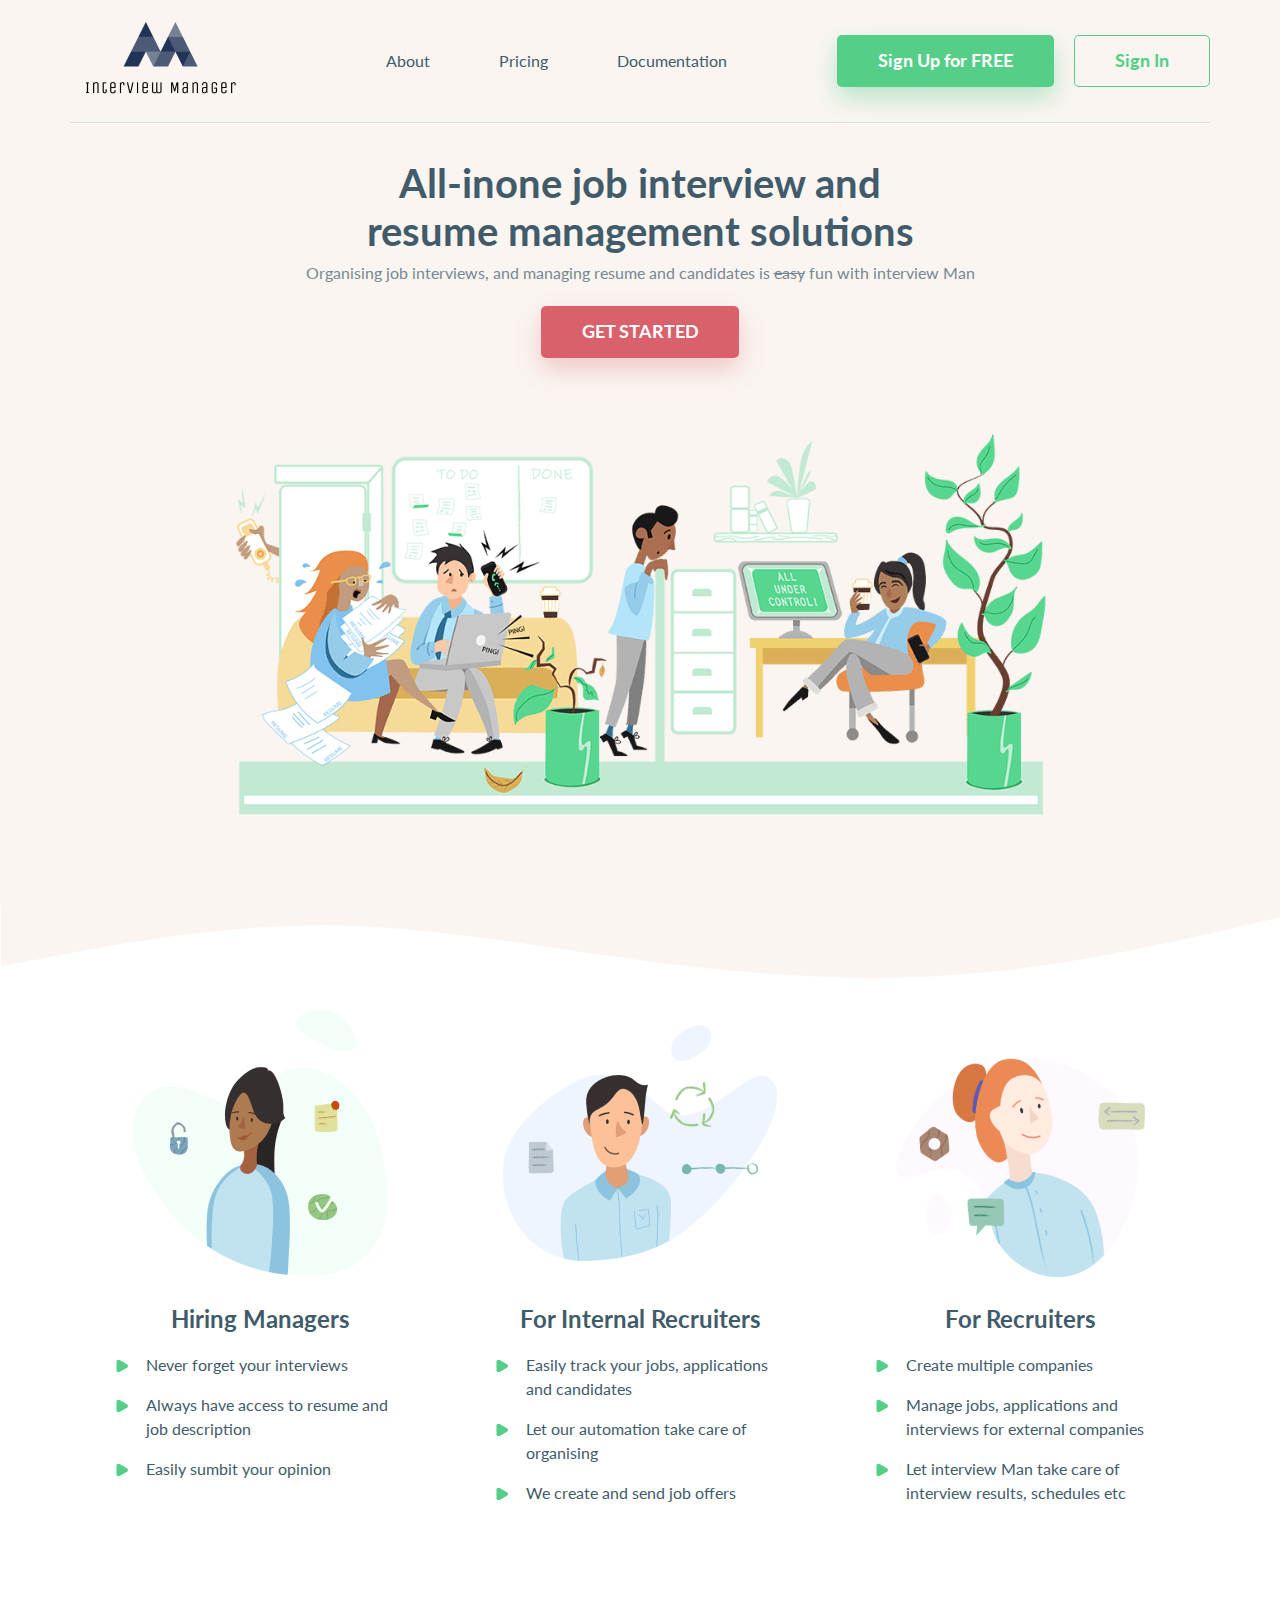
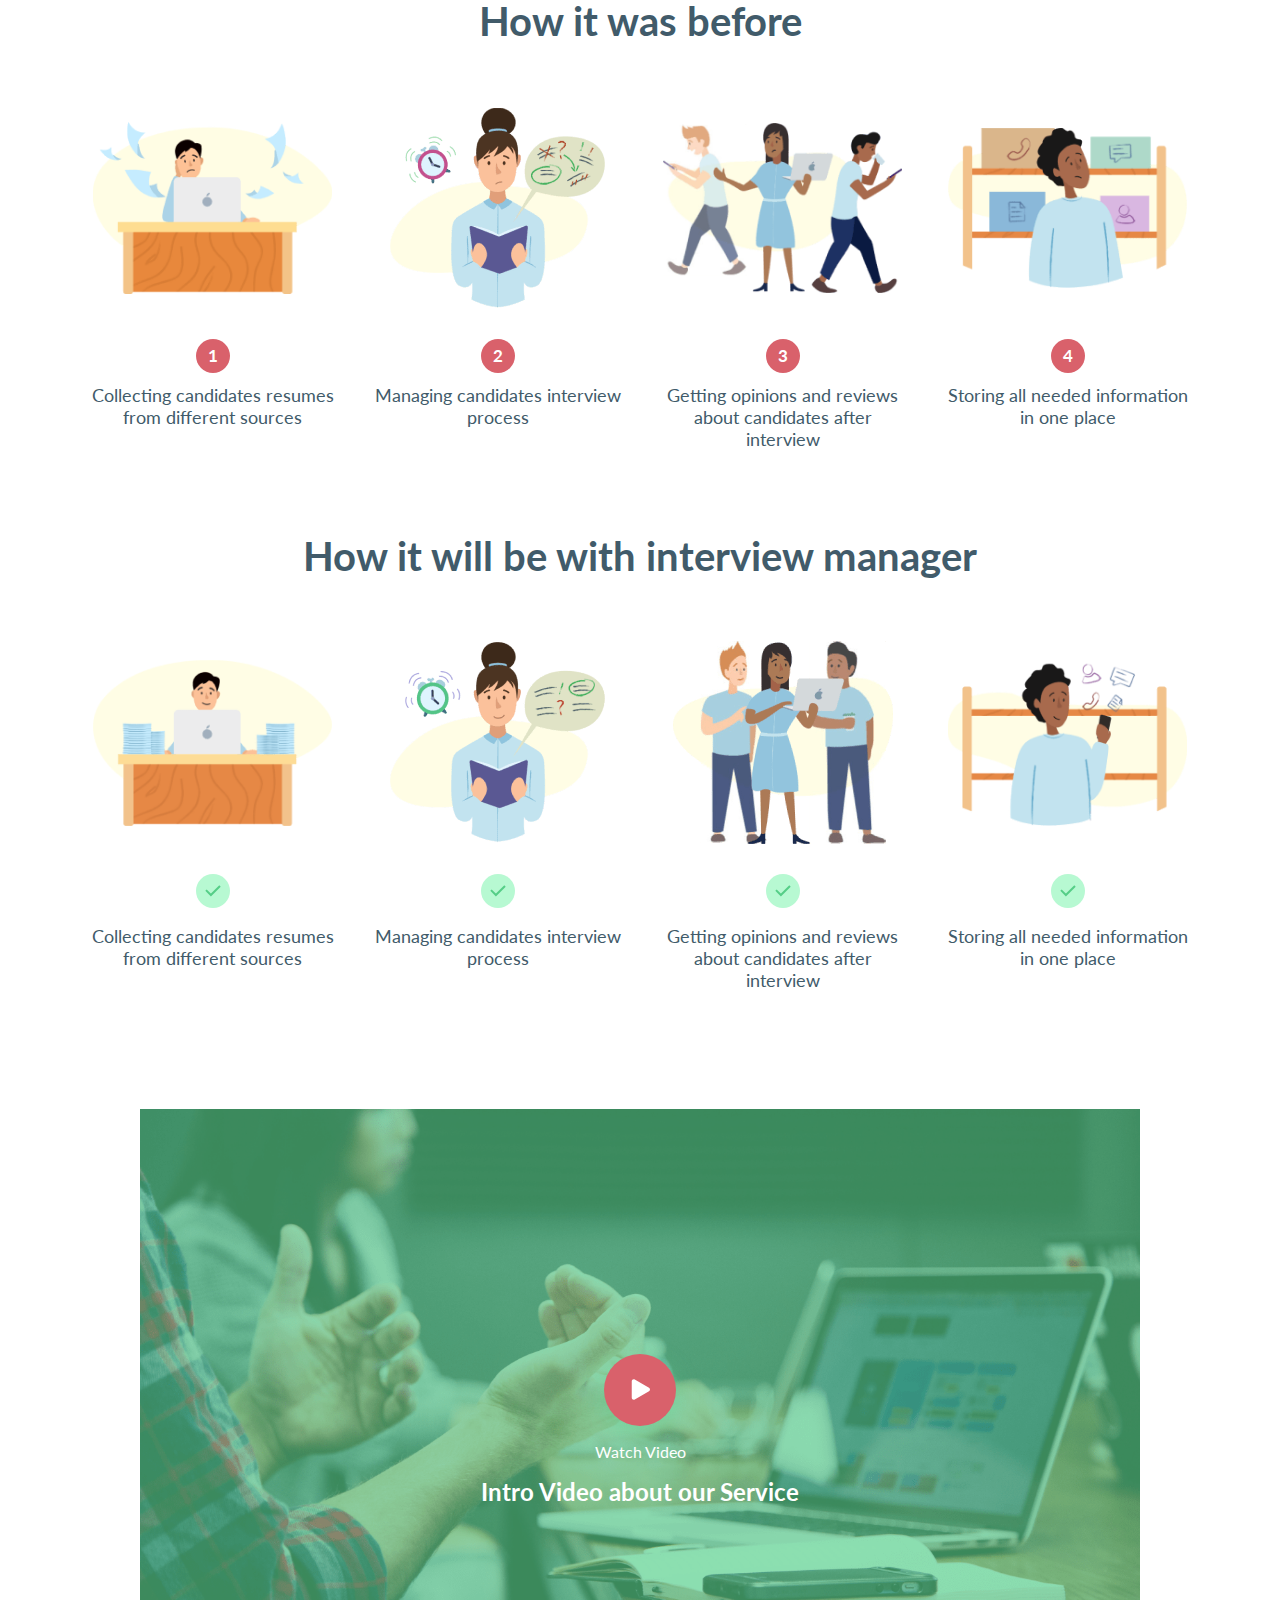
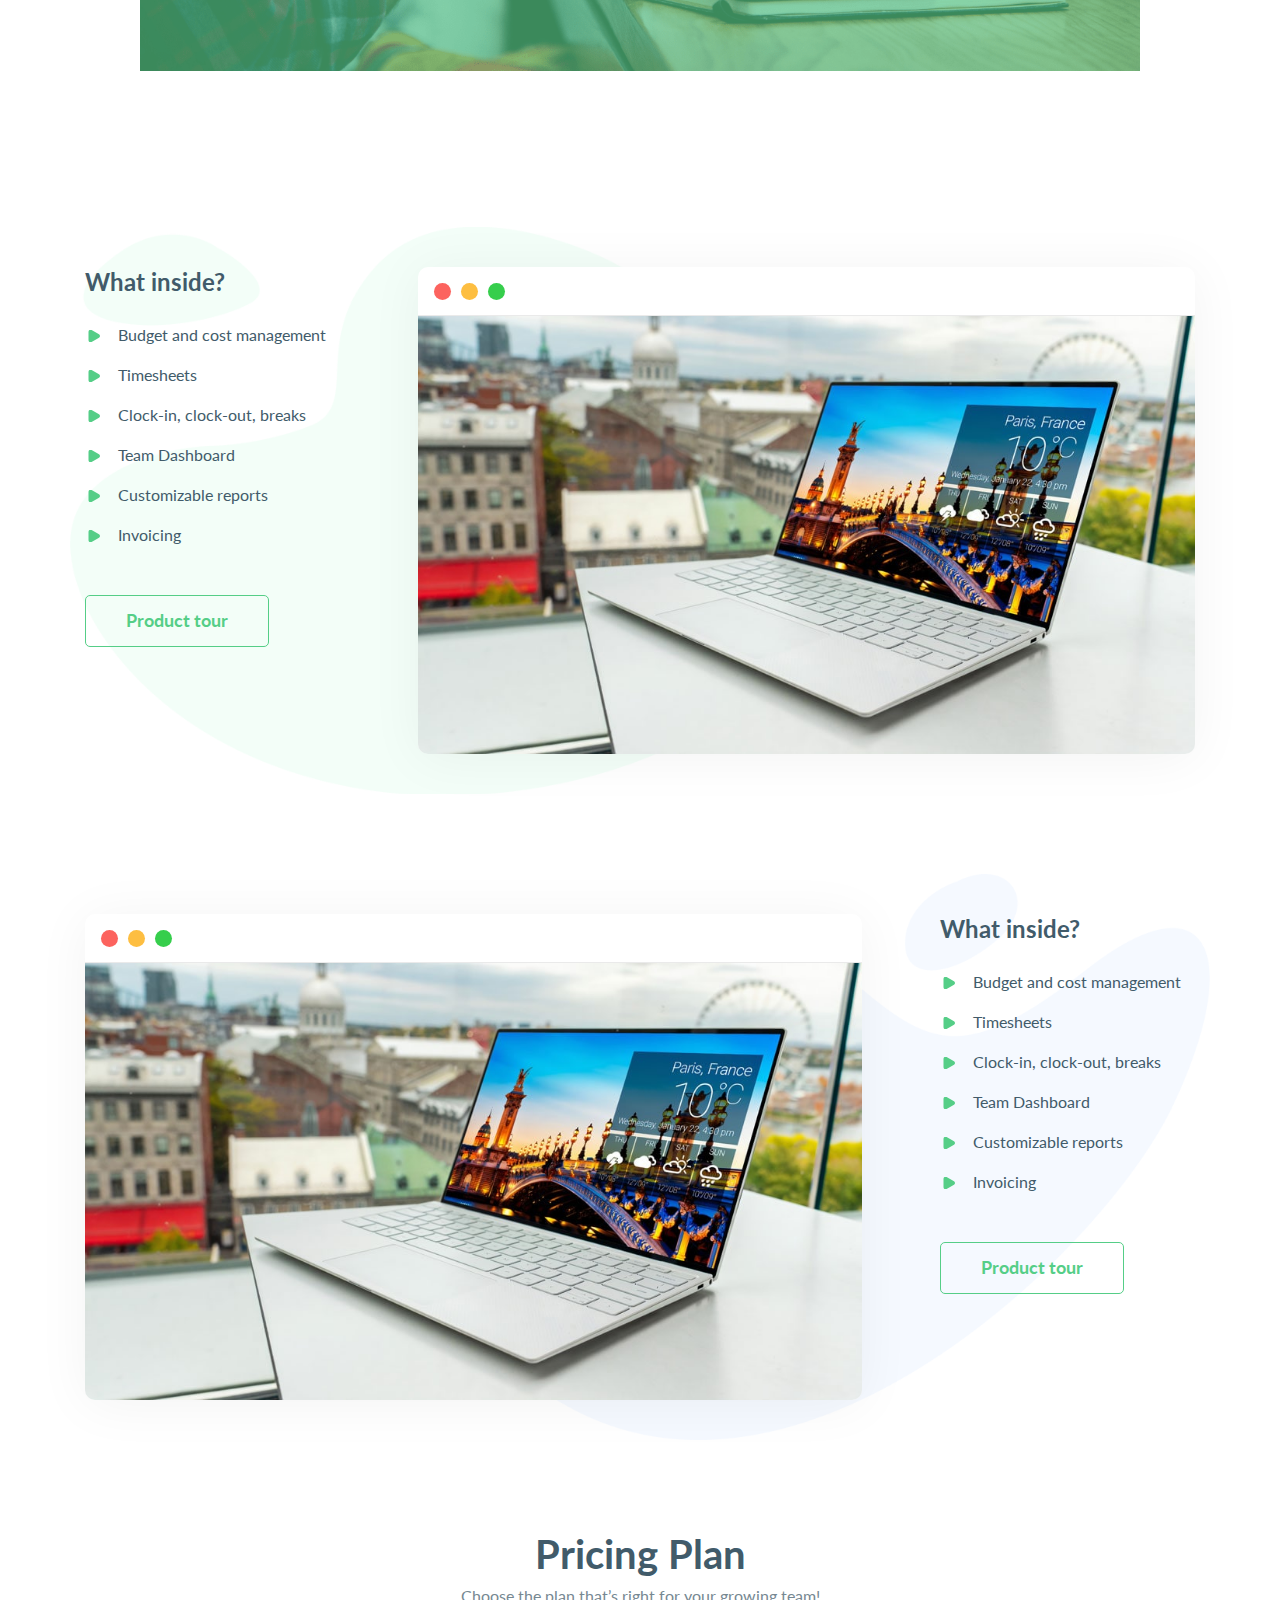
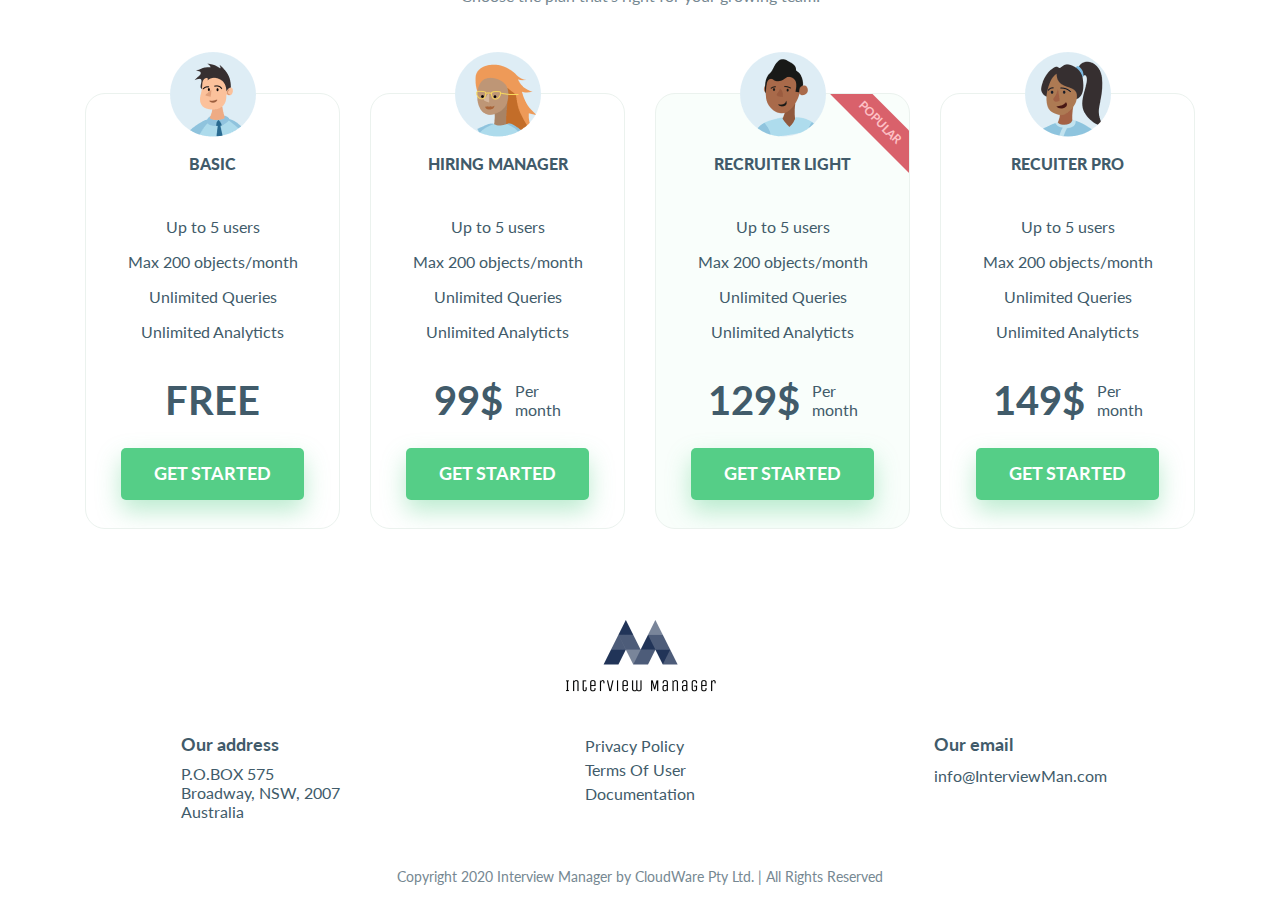
<file: index.html>
﻿<!doctype html>
<html lang="en">
<head>
	<!-- Required meta tags -->
	<meta charset="utf-8">
	<meta name="viewport" content="width=device-width, initial-scale=1, shrink-to-fit=no">

	<!-- add fonts -->
	<link href="https://fonts.googleapis.com/css2?family=Lato:wght@400;700;900&display=swap" rel="stylesheet">

	<!-- Bootstrap CSS -->
	<link rel="stylesheet" href="https://stackpath.bootstrapcdn.com/bootstrap/4.4.1/css/bootstrap.min.css" integrity="sha384-Vkoo8x4CGsO3+Hhxv8T/Q5PaXtkKtu6ug5TOeNV6gBiFeWPGFN9MuhOf23Q9Ifjh" crossorigin="anonymous">

	<!-- custom styles -->
	<link rel="stylesheet" href="css/main.css">

	<title>Interview Manager</title>

</head>
<body>

	<!-- header navigation -->
	<header class="main-header">

		<div class="container-xl header-container">

			<div class="row">

				<nav class="col navbar navbar-expand-lg px-xl-0">

					<a class="navbar-brand" href="index.html">
						<img src="img/main-logo.png" alt="Logo">
					</a>

					<button class="navbar-toggler" type="button" data-toggle="collapse" data-target="#main-menu" aria-controls="main-menu" aria-expanded="false" aria-label="Toggle navigation">
						<span class="nav-opener"><span></span></span>
					</button>
	
					<div class="collapse navbar-collapse" id="main-menu">
						<ul class="navbar-nav ml-auto header-nav">
							<li class="nav-item">
								<a class="nav-link" href="#" target="_blank">About</a>
							</li>
							<li class="nav-item">
								<a class="nav-link" href="#pricing" target="_blank">Pricing</a>
							</li>
							<li class="nav-item">
								<a class="nav-link" href="https://info.interviewman.com/" target="_blank">Documentation</a>
							</li>
						</ul>
						<div class="navbar-login ml-xl-4 my-4 my-xl-0">
							<a href="#" class="btn btn-green mr-3">Sign Up for FREE</a>
							<a href="#" class="btn btn-transparent">Sign In</a>
						</div>
					</div>

				</nav>

			</div>

		</div>

	</header><!-- header navigation -->

	<!-- hero section -->
	<div class="hero-section">
		<div class="container-xl">
			<div class="row justify-content-center">
				<div class="col-lg-9 hero">
					<div class="hero-title">
						<h1 class="h2">All-inone job interview and resume management solutions</h1>
						<p class="muted mb-4">Organising job interviews, and managing resume and candidates is <s>easy</s> fun with interview Man</p>
						<a href="#" class="btn btn-red">GET STARTED</a>
					</div>
					<div class="hero-img text-center">
						<img src="img/hero-img.png" alt="Hero Image" class="img-fluid">
					</div>
				</div>
			</div>
		</div>
	</div><!-- hero section -->

	<!-- about section -->
	<div class="about">
		<div class="container-xl">

			<div class="row">

				<div class="col-lg-4">
					<div class="about-card">
						<div class="about-img">
							<img src="img/about-1.png" alt="Icon">
						</div>
						<div class="about-content">
							<h3>Hiring Managers</h3>
							<ul class="list-green">
								<li>Never forget your interviews</li>
								<li>Always have access to resume and job description</li>
								<li>Easily sumbit your opinion</li>
							</ul>
						</div>
					</div>
				</div>

				<div class="col-lg-4">
					<div class="about-card">
						<div class="about-img">
							<img src="img/about-2.png" alt="Icon">
						</div>
						<div class="about-content">
							<h3>For Internal Recruiters</h3>
							<ul class="list-green">
								<li>Easily track your jobs, applications and candidates</li>
								<li>Let our automation take care of organising</li>
								<li>We create and send job offers</li>
							</ul>
						</div>
					</div>
				</div>

				<div class="col-lg-4">
					<div class="about-card about-last-card">
						<div class="about-img">
							<img src="img/about-3.png" alt="Icon">
						</div>
						<div class="about-content">
							<h3>For Recruiters</h3>
							<ul class="list-green">
								<li>Create multiple companies</li>
								<li>Manage jobs, applications and interviews for external companies</li>
								<li>Let interview Man take care of interview results, schedules etc</li>
							</ul>
						</div>
					</div>
				</div>

			</div>

		</div>
	</div><!-- about section -->

	<!-- how it works section -->
	<div class="how-it-works">
		<div class="container-xl">
			<div class="row">

				<!-- how it before -->
				<div class="col-12">
					<div class="how-it-before">

						<div class="row">
							<div class="col-12 text-center mb-4">
								<h2>How it was before</h2>
							</div>
						</div>

						<div class="row mt-3">

							<div class="col-md-6 col-lg-3 mb-3">
								<div class="how-card">
									<div class="how-card-img">
										<img src="img/how-before-1.png" alt="Icon">
									</div>
									<div class="how-card-content">
										<span class="how-card-counter">1</span>
										<p class="large">Collecting candidates resumes from different sources</p>
									</div>
								</div>
							</div>

							<div class="col-md-6 col-lg-3 mb-3">
								<div class="how-card">
									<div class="how-card-img">
										<img src="img/how-before-2.png" alt="Icon">
									</div>
									<div class="how-card-content">
										<span class="how-card-counter">2</span>
										<p class="large">Managing candidates interview process</p>
									</div>
								</div>
							</div>

							<div class="col-md-6 col-lg-3 mb-3">
								<div class="how-card">
									<div class="how-card-img">
										<img src="img/how-before-3.png" alt="Icon">
									</div>
									<div class="how-card-content">
										<span class="how-card-counter">3</span>
										<p class="large">Getting opinions and reviews about candidates after interview</p>
									</div>
								</div>
							</div>

							<div class="col-md-6 col-lg-3 mb-3">
								<div class="how-card">
									<div class="how-card-img">
										<img src="img/how-before-4.png" alt="Icon">
									</div>
									<div class="how-card-content">
										<span class="how-card-counter">4</span>
										<p class="large">Storing all needed information in one place</p>
									</div>
								</div>
							</div>

						</div>
					</div>
				</div><!-- how it before -->

				<!-- how it after -->
				<div class="col-12">
					<div class="how-it-after">

						<div class="row">
							<div class="col-12 text-center mb-4">
								<h2>How it will be with interview manager</h2>
							</div>
						</div>

						<div class="row mt-3">

							<div class="col-md-6 col-lg-3 mb-3">
								<div class="how-card">
									<div class="how-card-img">
										<img src="img/how-after-1.png" alt="Icon">
									</div>
									<div class="how-card-content">
										<span class="how-card-counter how-card-check"></span>
										<p class="large">Collecting candidates resumes from different sources</p>
									</div>
								</div>
							</div>

							<div class="col-md-6 col-lg-3 mb-3">
								<div class="how-card">
									<div class="how-card-img">
										<img src="img/how-after-2.png" alt="Icon">
									</div>
									<div class="how-card-content">
										<span class="how-card-counter how-card-check"></span>
										<p class="large">Managing candidates interview process</p>
									</div>
								</div>
							</div>

							<div class="col-md-6 col-lg-3 mb-3">
								<div class="how-card">
									<div class="how-card-img">
										<img src="img/how-after-3.png" alt="Icon">
									</div>
									<div class="how-card-content">
										<span class="how-card-counter how-card-check"></span>
										<p class="large">Getting opinions and reviews about candidates after interview</p>
									</div>
								</div>
							</div>

							<div class="col-md-6 col-lg-3 mb-3">
								<div class="how-card">
									<div class="how-card-img">
										<img src="img/how-after-4.png" alt="Icon">
									</div>
									<div class="how-card-content">
										<span class="how-card-counter how-card-check"></span>
										<p class="large">Storing all needed information in one place</p>
									</div>
								</div>
							</div>

						</div>
					</div>
				</div><!-- how it after -->

			</div>
		</div>
	</div><!-- how it works section -->

	<!-- intro video section -->
	<div class="intro-video">
		<!-- <div class="video-bkgr active"></div> -->
		<div class="container-fluid h-100">
			<div class="row h-100">
				<div class="col-12 h-100 d-flex justify-content-center align-items-center">
					<div class="video-section">
						<div class="video-bkgr active"></div>
						<div class="video-wrapper">
							<iframe width="560" height="315" src="https://www.youtube.com/embed/vmInEVfI2pA?ecver=1&rel=0&showinfo=0" frameborder="0" allow="autoplay" allowfullscreen></iframe>
						</div>
						<div class="button-wrapper">
							<div class="video-button"></div>
							<p>Watch Video</p>
							<h3>Intro Video about our Service</h3>
						</div>
					</div>
				</div>
			</div>
		</div>
	</div><!-- intro video section -->

	<!-- product tour section -->
	<div class="product-tour">
		<div class="container-xl">
			<div class="row tour-card tour-card-first">

				<div class="col-md-4 col-lg-3">
					<div class="tour-content">
						<h3>What inside?</h3>
						<ul class="list-green">
							<li>Budget and cost management</li>
							<li>Timesheets</li>
							<li>Clock-in, clock-out, breaks</li>
							<li>Team Dashboard</li>
							<li>Customizable reports</li>
							<li>Invoicing</li>
						</ul>
						<div class="tour-btn">
							<a href="#" class="btn btn-transparent">Product tour</a>
						</div>
					</div>
				</div>

				<div class="col-md-8 col-lg-9">
					<div class="tour-img-wrapper tour-img-right">
						<span class="tour-img-list">
							<span></span>
						</span>
						<div class="tour-img">
							<img src="img/product-img-1.jpg" alt="">
						</div>
					</div>
				</div>

			</div>
		</div>
	</div><!-- product tour section -->

	<!-- product tour section -->
	<div class="product-tour">
		<div class="container-xl">
			<div class="row tour-card tour-card-second">

				<div class="col-md-4 col-lg-3 order-md-1">
					<div class="tour-content">
						<h3>What inside?</h3>
						<ul class="list-green">
							<li>Budget and cost management</li>
							<li>Timesheets</li>
							<li>Clock-in, clock-out, breaks</li>
							<li>Team Dashboard</li>
							<li>Customizable reports</li>
							<li>Invoicing</li>
						</ul>
						<div class="tour-btn">
							<a href="#" class="btn btn-transparent">Product tour</a>
						</div>
					</div>
				</div>

				<div class="col-md-8 col-lg-9">
					<div class="tour-img-wrapper tour-img-left">
						<span class="tour-img-list">
							<span></span>
						</span>
						<div class="tour-img">
							<img src="img/product-img-1.jpg" alt="">
						</div>
					</div>
				</div>

			</div>
		</div>
	</div><!-- product tour section -->

	<!-- pricing section -->
	<div class="pricing" id="pricing">
		<div class="container-xl">

			<div class="row">
				<div class="col-12 text-center mb-0 mb-lg-5">
					<h2>Pricing Plan</h2>
					<p class="muted">Choose the plan that’s right for your growing team!</p>
				</div>
			</div>

			<div class="row mt-lg-4">

				<div class="col-lg-3">
					<div class="pricing-card card-1">
						<div class="pricing-body">
							<h3 class="pricing-title">BASIC</h3>
							<ul class="pricing-list">
								<li>Up to 5 users</li>
								<li>Max 200 objects/month</li>
								<li>Unlimited Queries</li>
								<li>Unlimited Analyticts</li>
							</ul>
							<span class="pricing-amount">FREE</span>
							<div class="pricing-btn">
								<a href="#" class="btn btn-green">GET STARTED</a>
							</div>
						</div>
					</div>
				</div>

				<div class="col-lg-3">
					<div class="pricing-card card-2">
						<div class="pricing-body">
							<h3 class="pricing-title">HIRING MANAGER</h3>
							<ul class="pricing-list">
								<li>Up to 5 users</li>
								<li>Max 200 objects/month</li>
								<li>Unlimited Queries</li>
								<li>Unlimited Analyticts</li>
							</ul>
							<span class="pricing-amount">
								<span>99$</span>
								<span class="pricing-amount-text">
									<span>Per</span>
									<span>month</span>
								</span>
							</span>
							<div class="pricing-btn">
								<a href="#" class="btn btn-green">GET STARTED</a>
							</div>
						</div>
					</div>
				</div>

				<div class="col-lg-3">
					<div class="pricing-card card-3 popular">
						<div class="pricing-body">
							<h3 class="pricing-title">RECRUITER LIGHT</h3>
							<ul class="pricing-list">
								<li>Up to 5 users</li>
								<li>Max 200 objects/month</li>
								<li>Unlimited Queries</li>
								<li>Unlimited Analyticts</li>
							</ul>
							<span class="pricing-amount">
								<span>129$</span>
								<span class="pricing-amount-text">
									<span>Per</span>
									<span>month</span>
								</span>
							</span>
							<div class="pricing-btn">
								<a href="#" class="btn btn-green">GET STARTED</a>
							</div>
						</div>
					</div>
				</div>

				<div class="col-lg-3">
					<div class="pricing-card card-4">
						<div class="pricing-body">
							<h3 class="pricing-title">RECUITER PRO</h3>
							<ul class="pricing-list">
								<li>Up to 5 users</li>
								<li>Max 200 objects/month</li>
								<li>Unlimited Queries</li>
								<li>Unlimited Analyticts</li>
							</ul>
							<span class="pricing-amount">
								<span>149$</span>
								<span class="pricing-amount-text">
									<span>Per</span>
									<span>month</span>
								</span>
							</span>
							<div class="pricing-btn">
								<a href="#" class="btn btn-green">GET STARTED</a>
							</div>
						</div>
					</div>
				</div>

			</div>

		</div>
	</div><!-- pricing section -->


	<!-- main footer -->
	<footer class="main-footer">
		<div class="container-xl">

			<div class="row">
				<div class="col-12">
					<div class="footer-logo">
						<img src="img/main-logo.png" alt="Logo">
					</div>
				</div>
			</div>

			<div class="row mt-4">

				<div class="col-md-4 mb-4 mb-md-0">
					<div class="footer-widget">
						<div class="widget-wrapper">
							<h3 class="widget-title">Our address</h3>
							<p class="">P.O.BOX 575</p>
							<p class="">Broadway, NSW, 2007</p>
							<p class="">Australia</p>
						</div>
					</div>
				</div>

				<div class="col-md-4 mb-4 mb-md-0">
					<div class="footer-widget">
						<div class="widget-wrapper">
							<ul class="widget-list">
								<li>
									<a href="privacy.html">Privacy Policy</a>
								</li>
								<li>
									<a href="terms.html">Terms Of User</a>
								</li>
								<li>
									<a href="https://info.interviewman.com/">Documentation</a>
								</li>
							</ul>
						</div>
					</div>
				</div>

				<div class="col-md-4 mb-4 mb-md-0">
					<div class="footer-widget">
						<div class="widget-wrapper">
							<h3 class="widget-title">Our email</h3>
							<ul class="widget-list">
								<li>
									<a href="mailto:info@InterviewMan.com">info@InterviewMan.com</a>
								</li>
							</ul>
						</div>
					</div>
				</div>

			</div>

			<div class="row mt-3 mt-md-5">
				<div class="col-12 text-center">
					<p class="copyright muted">Copyright 2020 Interview Manager by CloudWare Pty Ltd. | All Rights Reserved</p>
				</div>
			</div>

		</div>
	</footer><!-- main footer -->

	<!-- Optional JavaScript -->
	<!-- jQuery first, then Popper.js, then Bootstrap JS -->
	<script src="https://code.jquery.com/jquery-3.4.1.min.js" integrity="sha256-CSXorXvZcTkaix6Yvo6HppcZGetbYMGWSFlBw8HfCJo=" crossorigin="anonymous"></script>
	<script src="https://cdn.jsdelivr.net/npm/popper.js@1.16.0/dist/umd/popper.min.js" integrity="sha384-Q6E9RHvbIyZFJoft+2mJbHaEWldlvI9IOYy5n3zV9zzTtmI3UksdQRVvoxMfooAo" crossorigin="anonymous"></script>
	<script src="https://stackpath.bootstrapcdn.com/bootstrap/4.4.1/js/bootstrap.min.js" integrity="sha384-wfSDF2E50Y2D1uUdj0O3uMBJnjuUD4Ih7YwaYd1iqfktj0Uod8GCExl3Og8ifwB6" crossorigin="anonymous"></script>
	<script src="https://account.snatchbot.me/script.js"></script>

	<script src="js/custom.js"></script>

</body>
</html>
</file>
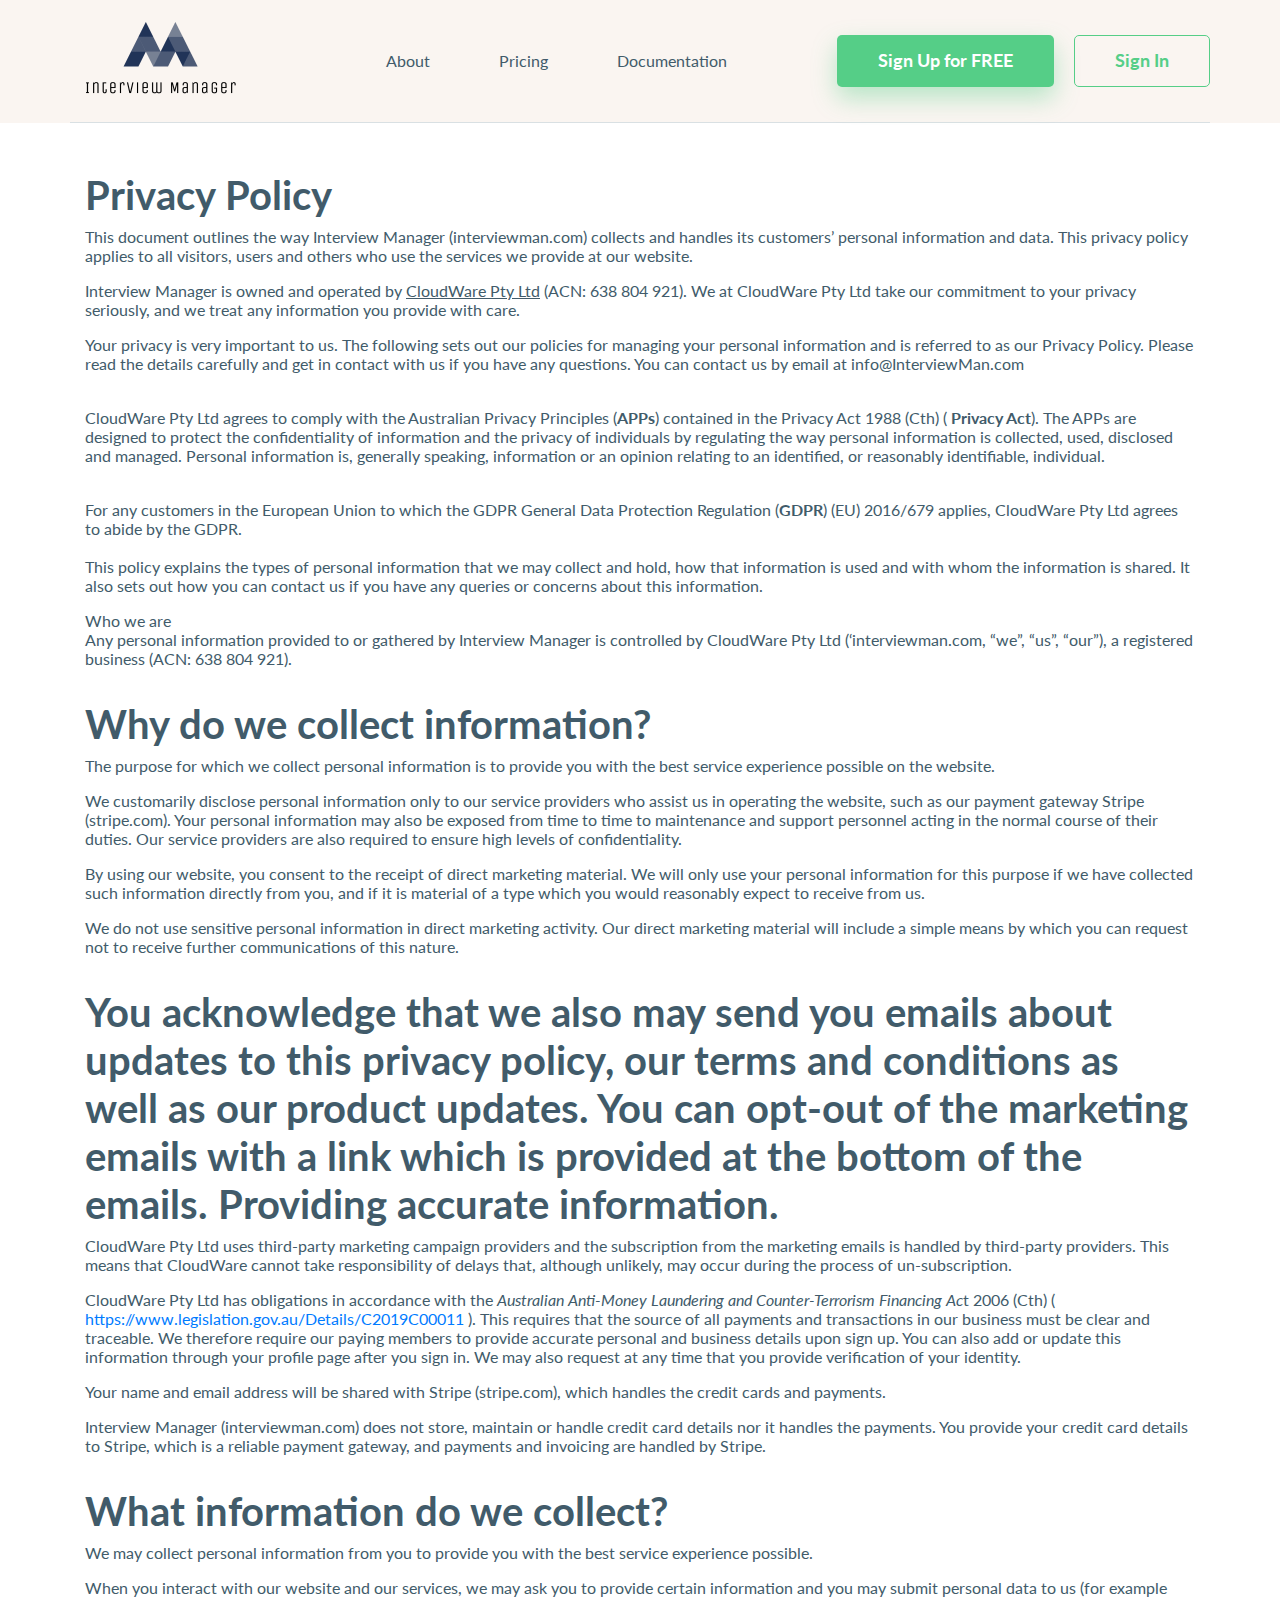
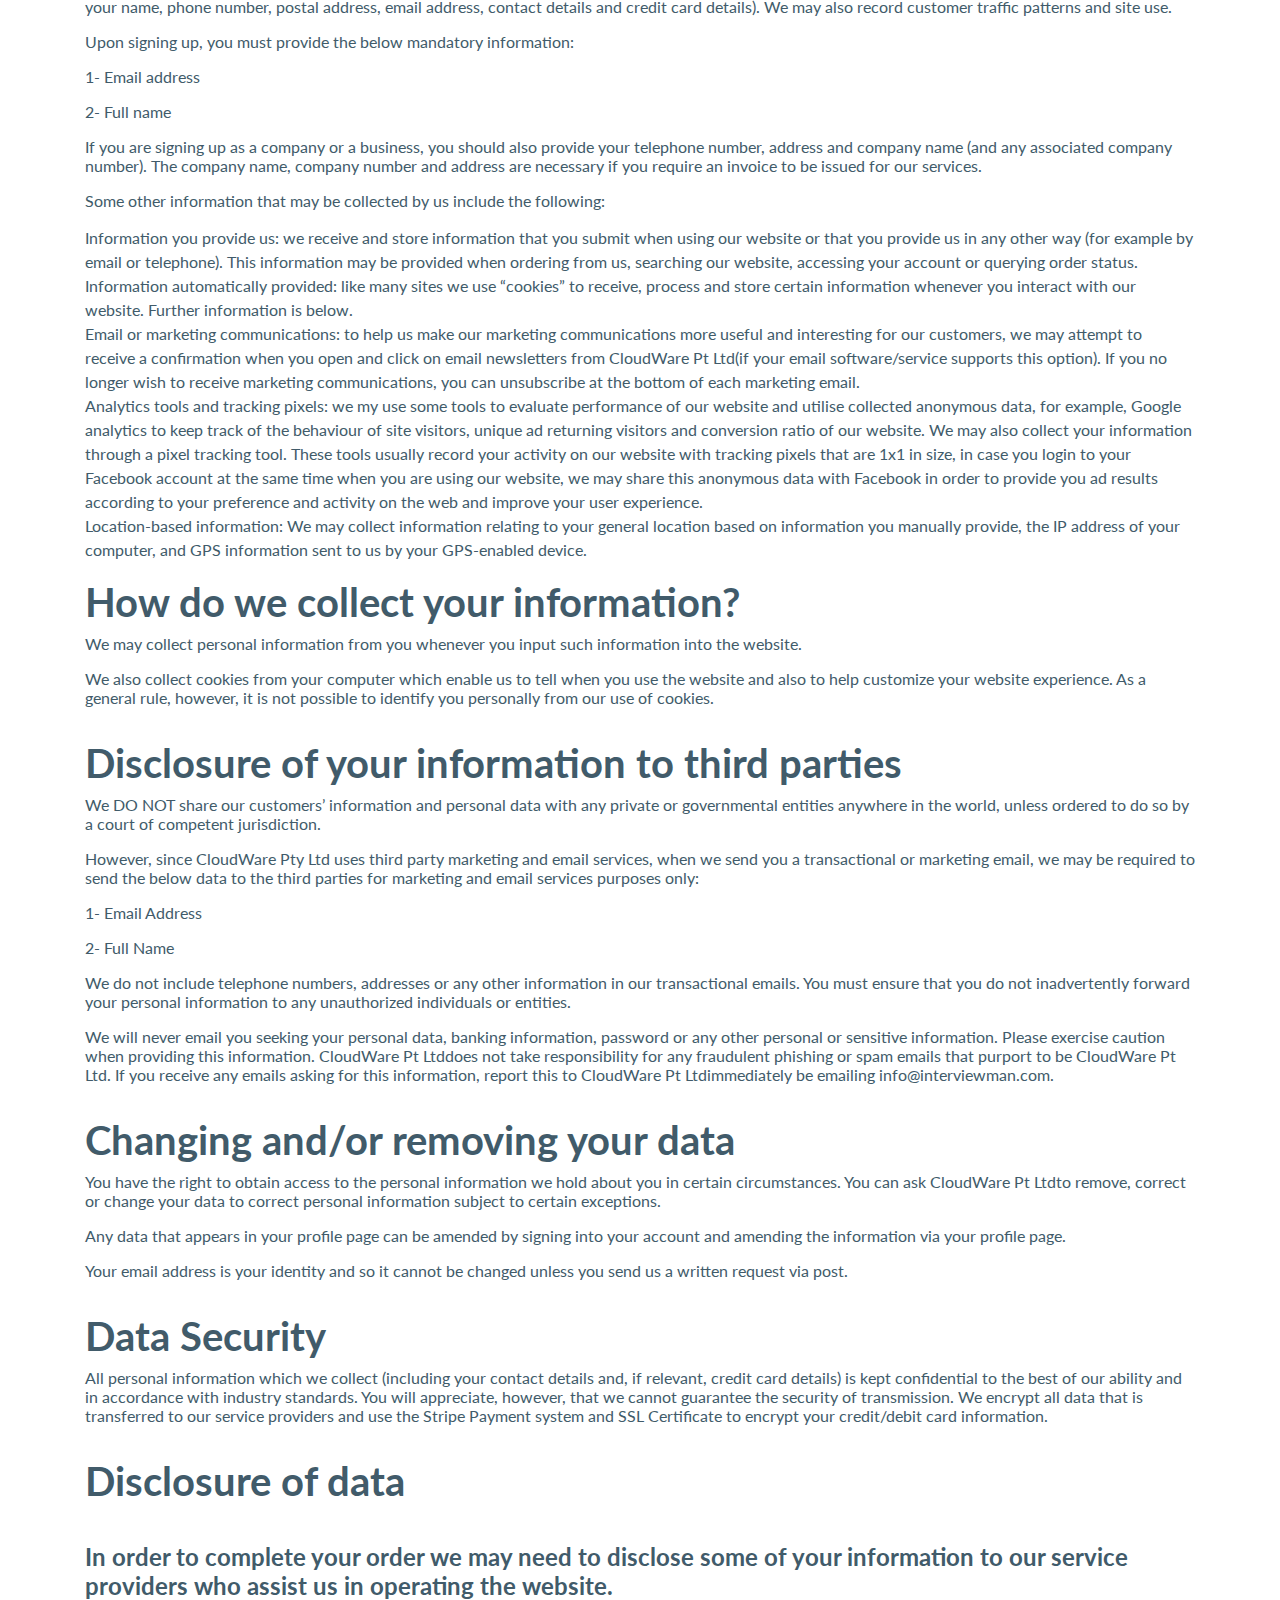
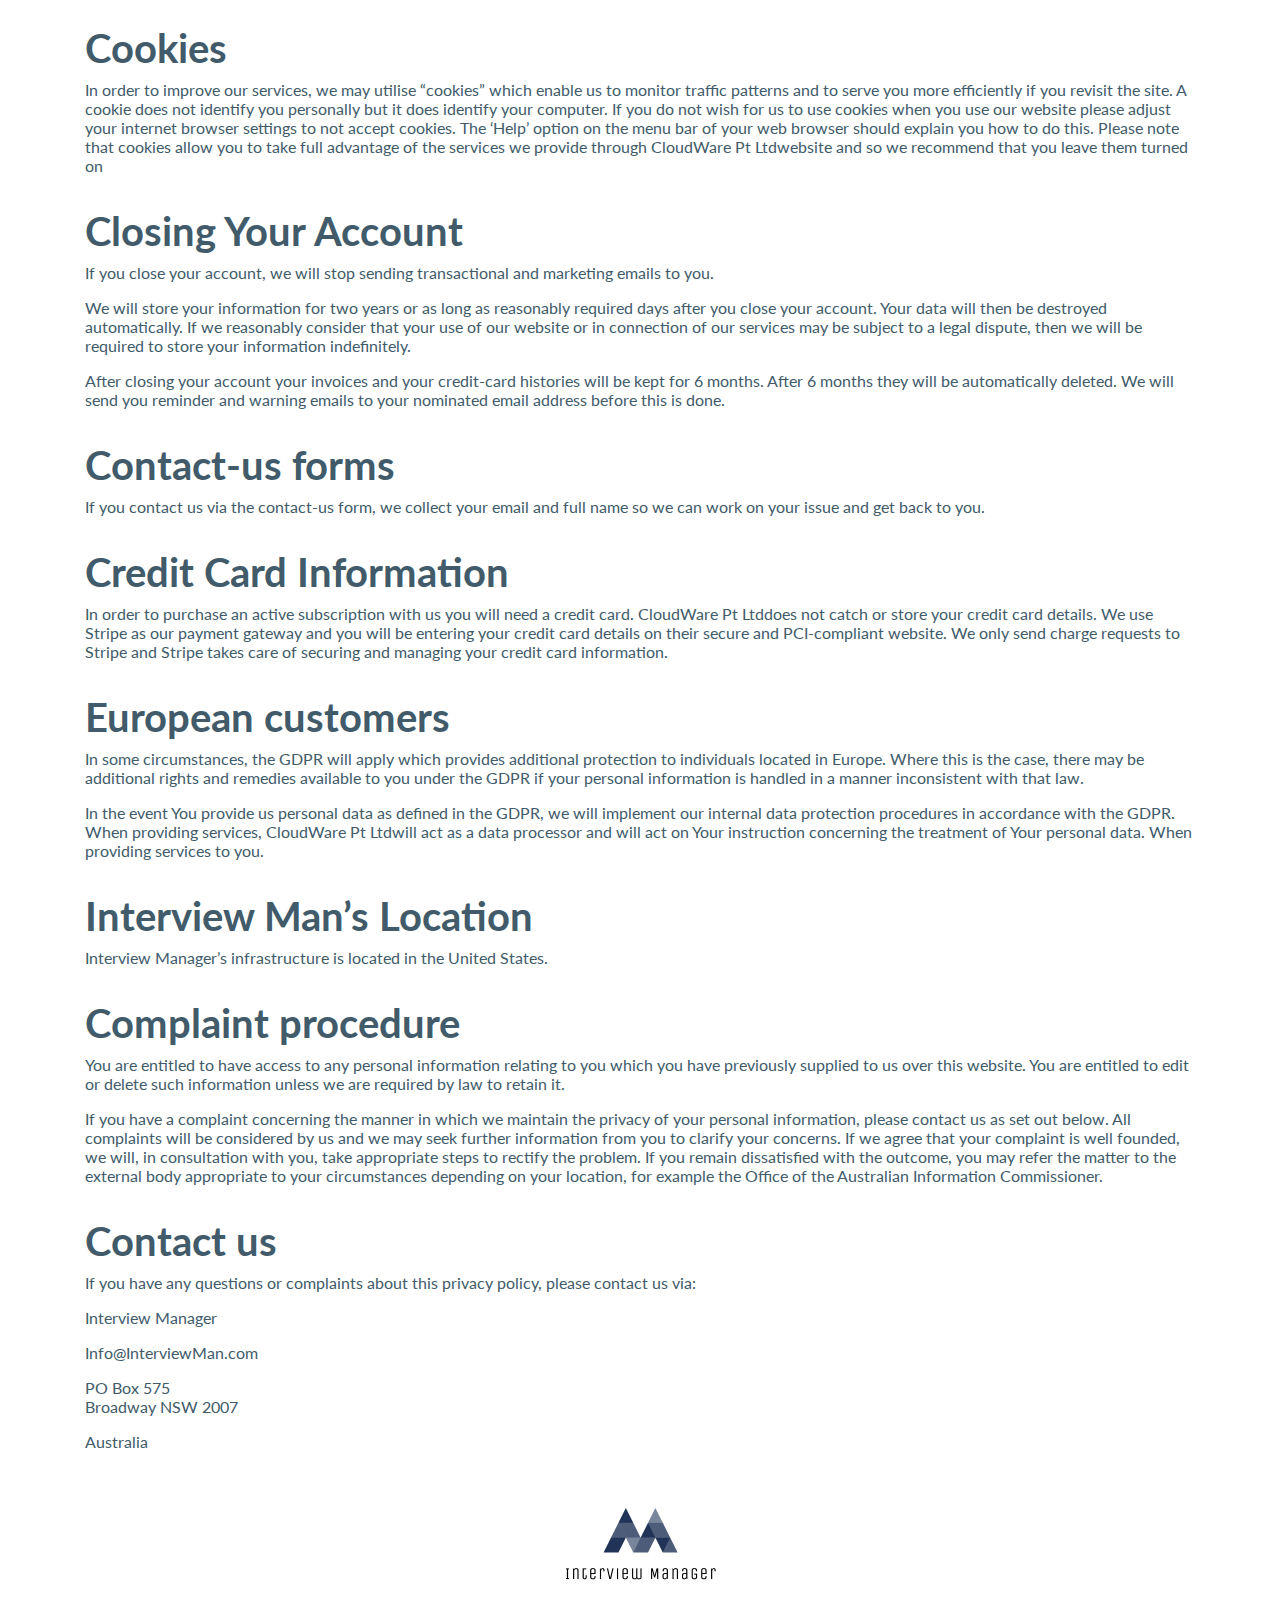
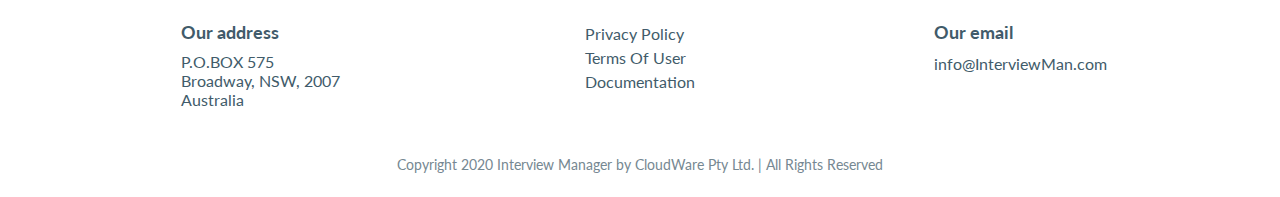
<file: privacy.html>
<!doctype html>
<html lang="en">
<head>
	<!-- Required meta tags -->
	<meta charset="utf-8">
	<meta name="viewport" content="width=device-width, initial-scale=1, shrink-to-fit=no">

	<!-- add fonts -->
	<link href="https://fonts.googleapis.com/css2?family=Lato:wght@400;700;900&display=swap" rel="stylesheet">

	<!-- Bootstrap CSS -->
	<link rel="stylesheet" href="https://stackpath.bootstrapcdn.com/bootstrap/4.4.1/css/bootstrap.min.css" integrity="sha384-Vkoo8x4CGsO3+Hhxv8T/Q5PaXtkKtu6ug5TOeNV6gBiFeWPGFN9MuhOf23Q9Ifjh" crossorigin="anonymous">

	<!-- custom styles -->
	<link rel="stylesheet" href="css/main.css">

	<title>Privacy Policy</title>

</head>
<body>

	<!-- header navigation -->
	<header class="main-header">

		<div class="container-xl header-container">

			<div class="row">

				<nav class="col navbar navbar-expand-lg px-xl-0">

					<a class="navbar-brand" href="index.html">
						<img src="img/main-logo.png" alt="Logo">
					</a>

					<button class="navbar-toggler" type="button" data-toggle="collapse" data-target="#main-menu" aria-controls="main-menu" aria-expanded="false" aria-label="Toggle navigation">
						<span class="nav-opener"><span></span></span>
					</button>
	
					<div class="collapse navbar-collapse" id="main-menu">
						<ul class="navbar-nav ml-auto header-nav">
							<li class="nav-item">
								<a class="nav-link" href="#" target="_blank">About</a>
							</li>
							<li class="nav-item">
								<a class="nav-link" href="#" target="_blank">Pricing</a>
							</li>
							<li class="nav-item">
								<a class="nav-link" href="https://info.interviewman.com/" target="_blank">Documentation</a>
							</li>
						</ul>
						<div class="navbar-login ml-xl-4 my-4 my-xl-0">
							<a href="#" class="btn btn-green mr-3">Sign Up for FREE</a>
							<a href="#" class="btn btn-transparent">Sign In</a>
						</div>
					</div>

				</nav>

			</div>

		</div>

	</header><!-- header navigation -->

	<div class="container-xl">
		<div class="row mt-5">

			<div class="col-12">
				<h1>Privacy Policy</h1>
			</div>

			<div class="col-12">
				<p>This document outlines the way Interview Manager (interviewman.com) collects and handles its customers’ personal information and data. This privacy policy applies to all visitors, users and others who use the	services we provide at our website.</p>
				<p>Interview Manager is owned and operated by <u>CloudWare Pty Ltd</u> (ACN: 638 804 921). We at CloudWare Pty Ltd take our commitment to your privacy	seriously, and we treat any information you provide with care.</p>
				<p>Your privacy is very important to us. The following sets out our policies for managing your personal information and is referred to as our Privacy	Policy. Please read the details carefully and get in contact with us if you	have any questions. You can contact us by email at info@InterviewMan.com<br/><br/></p>
				<p>CloudWare Pty Ltd agrees to comply with the Australian Privacy Principles (<strong>APPs</strong>) contained in the Privacy Act 1988 (Cth) ( <strong>Privacy Act</strong>). The APPs are designed to protect the	confidentiality of information and the privacy of individuals by regulating	the way personal information is collected, used, disclosed and managed.	Personal information is, generally speaking, information or an opinion	relating to an identified, or reasonably identifiable, individual.</p>
				<p><br/>For any customers in the European Union to which the GDPR General Data	Protection Regulation (<strong>GDPR</strong>) (EU) 2016/679 applies, CloudWare Pty Ltd agrees to abide by the GDPR.<br/><br/>	This policy explains the types of personal information that we may collect	and hold, how that information is used and with whom the information is	shared. It also sets out how you can contact us if you have any queries or concerns about this information.</p>
				<p>Who we are<br/> Any personal information provided to or gathered by Interview Manager is controlled by CloudWare Pty Ltd (‘interviewman.com, “we”, “us”, “our”), a	registered business (ACN: 638 804 921).</p>
			</div>

			<div class="col-12 mt-3">
				<h2>Why do we collect information?</h2>
				<p>The purpose for which we collect personal information is to provide you with the best service experience possible on the website.</p>
				<p>We customarily disclose personal information only to our service providers	who assist us in operating the website, such as our payment gateway Stripe (stripe.com). Your personal information may also be exposed from time to	time to maintenance and support personnel acting in the normal course of	their duties. Our service providers are also required to ensure high levels	of confidentiality.</p>
				<p>By using our website, you consent to the receipt of direct marketing	material. We will only use your personal information for this purpose if we	have collected such information directly from you, and if it is material of	a type which you would reasonably expect to receive from us.</p>
				<p>We do not use sensitive personal information in direct marketing activity.	Our direct marketing material will include a simple means by which you can	request not to receive further communications of this nature.</p>
			</div>

			<div class="col-12 mt-3">
				<h2>You acknowledge that we also may send you emails about updates to this privacy policy, our terms and conditions as well as our product updates.	You can opt-out of the marketing emails with a link which is provided at	the bottom of the emails. Providing accurate information.</h2>
				<p>CloudWare Pty Ltd uses third-party marketing campaign providers and the	subscription from the marketing emails is handled by third-party providers.	This means that CloudWare cannot take responsibility of delays that,	although unlikely, may occur during the process of un-subscription.</p>
				<p>CloudWare Pty Ltd has obligations in accordance with the	<em>Australian Anti‑Money Laundering and Counter‑Terrorism Financing Ac</em>t 2006 (Cth) ( <a href="https://www.legislation.gov.au/Details/C2019C00011">https://www.legislation.gov.au/Details/C2019C00011</a> ). This requires that the source of all payments and transactions in our	business must be clear and traceable. We therefore require our paying	members to provide accurate personal and business details upon sign up. You	can also add or update this information through your profile page after you	sign in. We may also request at any time that you provide verification of	your identity.</p>
				<p>Your name and email address will be shared with Stripe (stripe.com), which	handles the credit cards and payments.</p>
				<p>Interview Manager (interviewman.com) does not store, maintain or handle	credit card details nor it handles the payments. You provide your credit	card details to Stripe, which is a reliable payment gateway, and payments	and invoicing are handled by Stripe.</p>
			</div>

			<div class="col-12 mt-3">
				<h2>What information do we collect?</h2>
				<p>We may collect personal information from you to provide you with the best	service experience possible.</p>
				<p>When you interact with our website and our services, we may ask you to	provide certain information and you may submit personal data to us (for	example your name, phone number, postal address, email address, contact	details and credit card details). We may also record customer traffic	patterns and site use.</p>
				<p>Upon signing up, you must provide the below mandatory information:</p>
				<p>1- Email address</p>
				<p>2- Full name</p>
				<p>If you are signing up as a company or a business, you should also provide	your telephone number, address and company name (and any associated company	number). The company name, company number and address are necessary if you	require an invoice to be issued for our services.</p>
				<p>Some other information that may be collected by us include the following:</p>
				<ul>
					<li>Information you provide us: we receive and store information that you	submit when using our website or that you provide us in any other way	(for example by email or telephone). This information may be provided	when ordering from us, searching our website, accessing your account or	querying order status.</li>
					<li>Information automatically provided: like many sites we use “cookies” to	receive, process and store certain information whenever you interact	with our website. Further information is below.</li>
					<li>Email or marketing communications: to help us make our marketing communications more useful and interesting for our customers, we may	attempt to receive a confirmation when you open and click on email	newsletters from CloudWare Pt Ltd(if your email software/service supports this option). If you no longer wish to receive marketing	communications, you can unsubscribe at the bottom of each marketing	email.</li>
					<li>Analytics tools and tracking pixels: we my use some tools to evaluate	performance of our website and utilise collected anonymous data, for	example, Google analytics to keep track of the behaviour of site	visitors, unique ad returning visitors and conversion ratio of our	website. We may also collect your information through a pixel tracking	tool. These tools usually record your activity on our website with	tracking pixels that are 1x1 in size, in case you login to your	Facebook account at the same time when you are using our website, we	may share this anonymous data with Facebook in order to provide you ad	results according to your preference and activity on the web and	improve your user experience.</li>
					<li>Location-based information: We may collect information relating to your	general location based on information you manually provide, the IP address of your computer, and GPS information sent to us by your	GPS-enabled device.</li>
				</ul>
			</div>

			<div class="col-12 mt-3">
				<h2>How do we collect your information?</h2>
				<p>We may collect personal information from you whenever you input such	information into the website.</p>
				<p>We also collect cookies from your computer which enable us to tell when you	use the website and also to help customize your website experience. As a	general rule, however, it is not possible to identify you personally from	our use of cookies.</p>
			</div>

			<div class="col-12 mt-3">
				<h2>Disclosure of your information to third parties</h2>
				<p>We DO NOT share our customers’ information and personal data with any	private or governmental entities anywhere in the world, unless ordered to	do so by a court of competent jurisdiction.</p>
				<p>However, since CloudWare Pty Ltd uses third party marketing and email	services, when we send you a transactional or marketing email, we may be	required to send the below data to the third parties for marketing and	email services purposes only:</p>
				<p>1- Email Address</p>
				<p>2- Full Name</p>
				<p>We do not include telephone numbers, addresses or any other information in	our transactional emails. You must ensure that you do not inadvertently	forward your personal information to any unauthorized individuals or	entities.</p>
				<p>We will never email you seeking your personal data, banking information,	password or any other personal or sensitive information. Please exercise	caution when providing this information. CloudWare Pt Ltddoes not take	responsibility for any fraudulent phishing or spam emails that purport to	be CloudWare Pt Ltd. If you receive any emails asking for this information,	report this to CloudWare Pt Ltdimmediately be emailing	info@interviewman.com.</p>
			</div>

			<div class="col-12 mt-3">
				<h2>Changing and/or removing your data</h2>
				<p>You have the right to obtain access to the personal information we hold	about you in certain circumstances. You can ask CloudWare Pt Ltdto remove,	correct or change your data to correct personal information subject to	certain exceptions.</p>
				<p>Any data that appears in your profile page can be amended by signing into	your account and amending the information via your profile page.</p>
				<p>Your email address is your identity and so it cannot be changed unless you	send us a written request via post.</p>
			</div>

			<div class="col-12 mt-3">
				<h2>Data Security<strong> </strong></h2>
				<p>All personal information which we collect (including your contact details	and, if relevant, credit card details) is kept confidential to the best of	our ability and in accordance with industry standards. You will appreciate,	however, that we cannot guarantee the security of transmission. We encrypt	all data that is transferred to our service providers and use the Stripe	Payment system and SSL Certificate to encrypt your credit/debit card	information.</p>
			</div>

			<div class="col-12 mt-3">
				<h2>Disclosure of data</h2>
				<h3><br/>In order to complete your order we may need to disclose some of your	information to our service providers who assist us in operating the	website.</h3>
			</div>

			<div class="col-12 mt-3">
				<h2>Cookies</h2>
				<p>In order to improve our services, we may utilise “cookies” which enable us	to monitor traffic patterns and to serve you more efficiently if you	revisit the site. A cookie does not identify you personally but it does	identify your computer. If you do not wish for us to use cookies when you	use our website please adjust your internet browser settings to not accept	cookies. The ‘Help’ option on the menu bar of your web browser should	explain you how to do this. Please note that cookies allow you to take full	advantage of the services we provide through CloudWare Pt Ltdwebsite and so	we recommend that you leave them turned on</p>
			</div>

			<div class="col-12 mt-3">
				<h2>Closing Your Account</h2>
				<p>If you close your account, we will stop sending transactional and marketing	emails to you.</p>
				<p>We will store your information for two years or as long as reasonably	required days after you close your account. Your data will then be	destroyed automatically. If we reasonably consider that your use of our	website or in connection of our services may be subject to a legal dispute,	then we will be required to store your information indefinitely.</p>
				<p>After closing your account your invoices and your credit-card histories	will be kept for 6 months. After 6 months they will be automatically	deleted. We will send you reminder and warning emails to your nominated	email address before this is done.</p>				
			</div>

			<div class="col-12 mt-3">
				<h2>Contact-us forms</h2>
				<p>If you contact us via the contact-us form, we collect your email and full	name so we can work on your issue and get back to you.</p>
			</div>

			<div class="col-12 mt-3">
				<h2>Credit Card Information</h2>
				<p>In order to purchase an active subscription with us you will need a credit	card. CloudWare Pt Ltddoes not catch or store your credit card details. We	use Stripe as our payment gateway and you will be entering your credit card	details on their secure and PCI-compliant website. We only send charge	requests to Stripe and Stripe takes care of securing and managing your	credit card information.</p>
			</div>

			<div class="col-12 mt-3">
				<h2>European customers</h2>
				<p>In some circumstances, the GDPR will apply which provides additional	protection to individuals located in Europe. Where this is the case, there	may be additional rights and remedies available to you under the GDPR if	your personal information is handled in a manner inconsistent with that	law.</p>
				<p>In the event You provide us personal data as defined in the GDPR, we will	implement our internal data protection procedures in accordance with the	GDPR. When providing services, CloudWare Pt Ltdwill act as a data processor	and will act on Your instruction concerning the treatment of Your personal	data. When providing services to you.</p>
			</div>

			<div class="col-12 mt-3">
				<h2>Interview Man’s Location</h2>
				<p>Interview Manager’s infrastructure is located in the United States.</p>
			</div>

			<div class="col-12 mt-3">
				<h2>Complaint procedure</h2>
				<p>You are entitled to have access to any personal information relating to you	which you have previously supplied to us over this website. You are	entitled to edit or delete such information unless we are required by law	to retain it.</p>
				<p>If you have a complaint concerning the manner in which we maintain the	privacy of your personal information, please contact us as set out below.	All complaints will be considered by us and we may seek further information	from you to clarify your concerns. If we agree that your complaint is well	founded, we will, in consultation with you, take appropriate steps to	rectify the problem. If you remain dissatisfied with the outcome, you may	refer the matter to the external body appropriate to your circumstances	depending on your location, for example the Office of the Australian	Information Commissioner.</p>
			</div>

			<div class="col-12 mt-3">
				<h2>Contact us</h2>
				<p>If you have any questions or complaints about this privacy policy, please	contact us via:</p>
				<p>Interview Manager</p>
				<p>Info@InterviewMan.com</p>
				<p>PO Box 575<br/>	Broadway NSW 2007</p>
				<p>Australia</p>
			</div>

		</div>
	</div>

	<!-- main footer -->
	<footer class="main-footer">
		<div class="container-xl">

			<div class="row">
				<div class="col-12">
					<div class="footer-logo">
						<img src="img/main-logo.png" alt="Logo">
					</div>
				</div>
			</div>

			<div class="row mt-4">

				<div class="col-md-4 mb-4 mb-md-0">
					<div class="footer-widget">
						<div class="widget-wrapper">
							<h3 class="widget-title">Our address</h3>
							<p class="">P.O.BOX 575</p>
							<p class="">Broadway, NSW, 2007</p>
							<p class="">Australia</p>
						</div>
					</div>
				</div>

				<div class="col-md-4 mb-4 mb-md-0">
					<div class="footer-widget">
						<div class="widget-wrapper">
							<ul class="widget-list">
								<li>
									<a href="privacy.html">Privacy Policy</a>
								</li>
								<li>
									<a href="terms.html">Terms Of User</a>
								</li>
								<li>
									<a href="https://info.interviewman.com/">Documentation</a>
								</li>
							</ul>
						</div>
					</div>
				</div>

				<div class="col-md-4 mb-4 mb-md-0">
					<div class="footer-widget">
						<div class="widget-wrapper">
							<h3 class="widget-title">Our email</h3>
							<ul class="widget-list">
								<li>
									<a href="mailto:info@InterviewMan.com">info@InterviewMan.com</a>
								</li>
							</ul>
						</div>
					</div>
				</div>

			</div>

			<div class="row mt-3 mt-md-5">
				<div class="col-12 text-center">
					<p class="copyright muted">Copyright 2020 Interview Manager by CloudWare Pty Ltd. | All Rights Reserved</p>
				</div>
			</div>

		</div>
	</footer><!-- main footer -->

	<!-- Optional JavaScript -->
	<!-- jQuery first, then Popper.js, then Bootstrap JS -->
	<script src="https://code.jquery.com/jquery-3.4.1.min.js" integrity="sha256-CSXorXvZcTkaix6Yvo6HppcZGetbYMGWSFlBw8HfCJo=" crossorigin="anonymous"></script>
	<script src="https://cdn.jsdelivr.net/npm/popper.js@1.16.0/dist/umd/popper.min.js" integrity="sha384-Q6E9RHvbIyZFJoft+2mJbHaEWldlvI9IOYy5n3zV9zzTtmI3UksdQRVvoxMfooAo" crossorigin="anonymous"></script>
	<script src="https://stackpath.bootstrapcdn.com/bootstrap/4.4.1/js/bootstrap.min.js" integrity="sha384-wfSDF2E50Y2D1uUdj0O3uMBJnjuUD4Ih7YwaYd1iqfktj0Uod8GCExl3Og8ifwB6" crossorigin="anonymous"></script>
	<script src="https://account.snatchbot.me/script.js"></script>

	<script src="js/custom.js"></script>

</body>
</html>
</file>
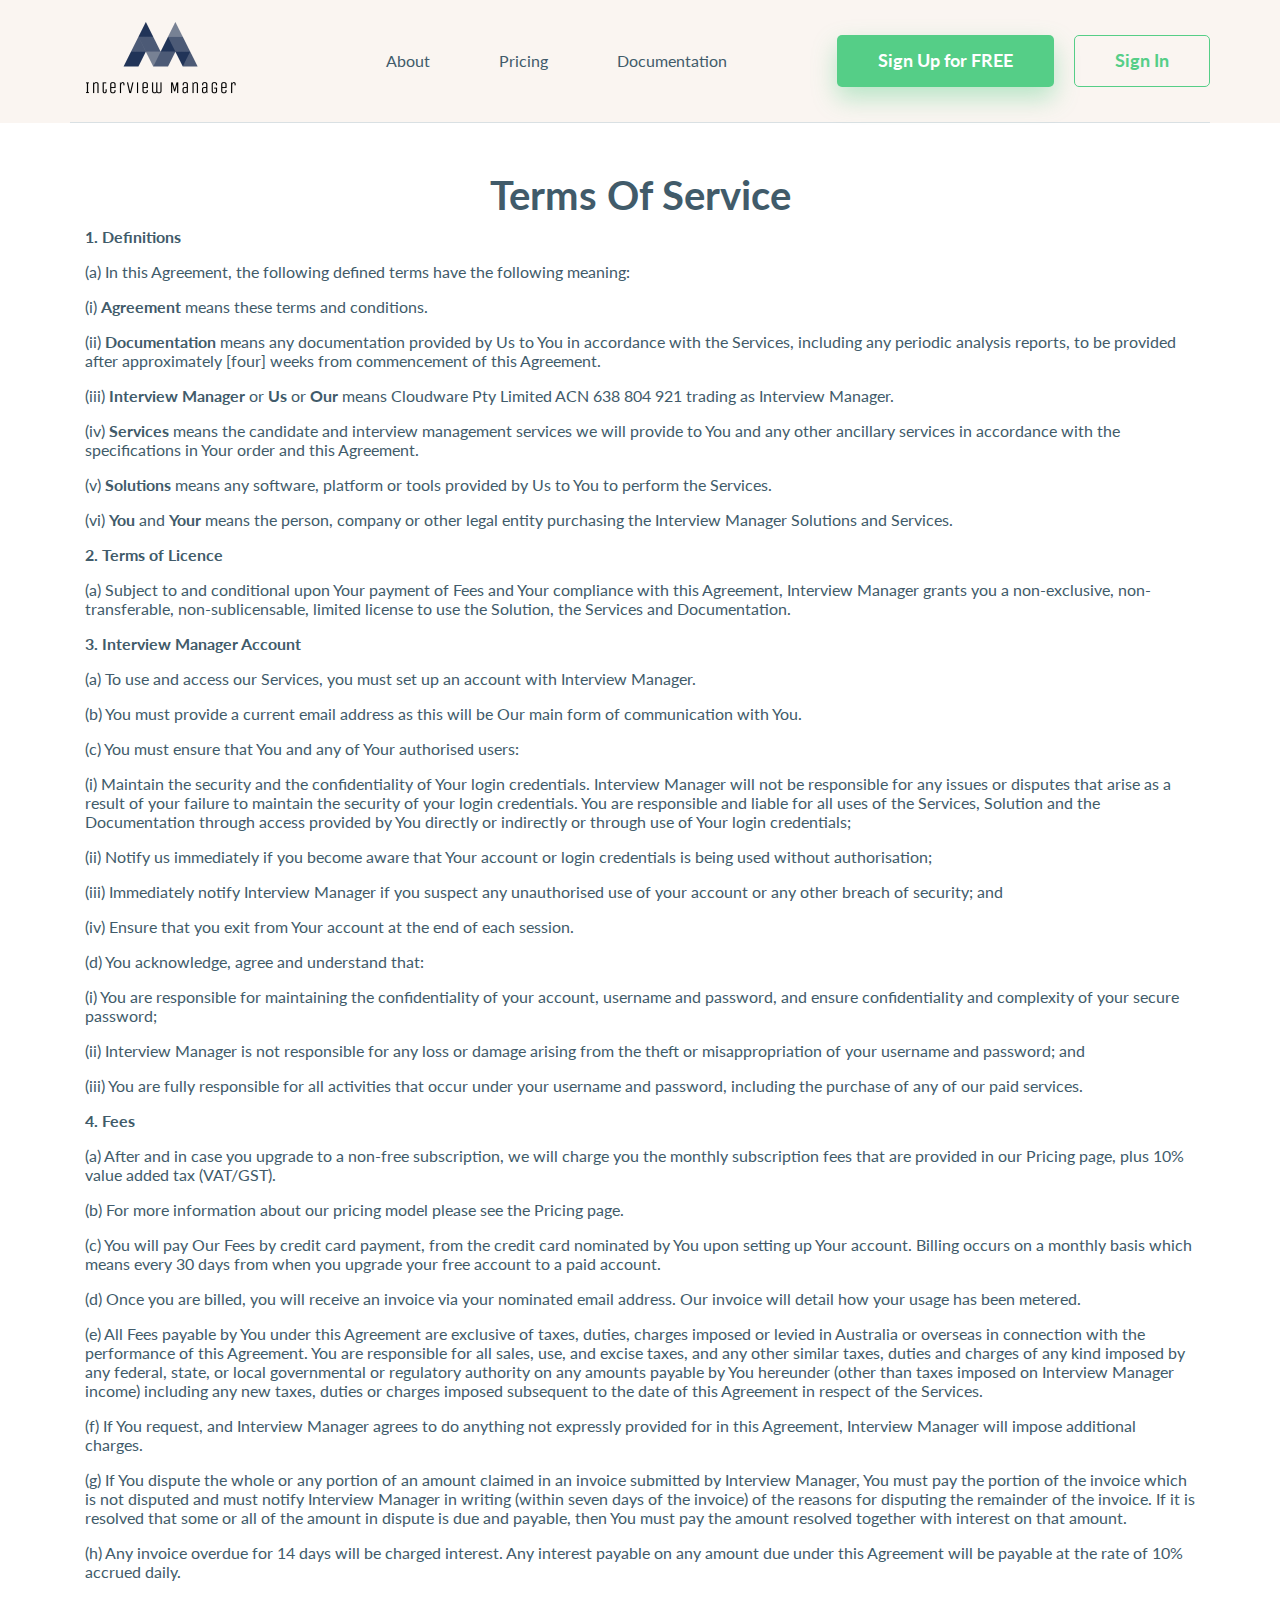
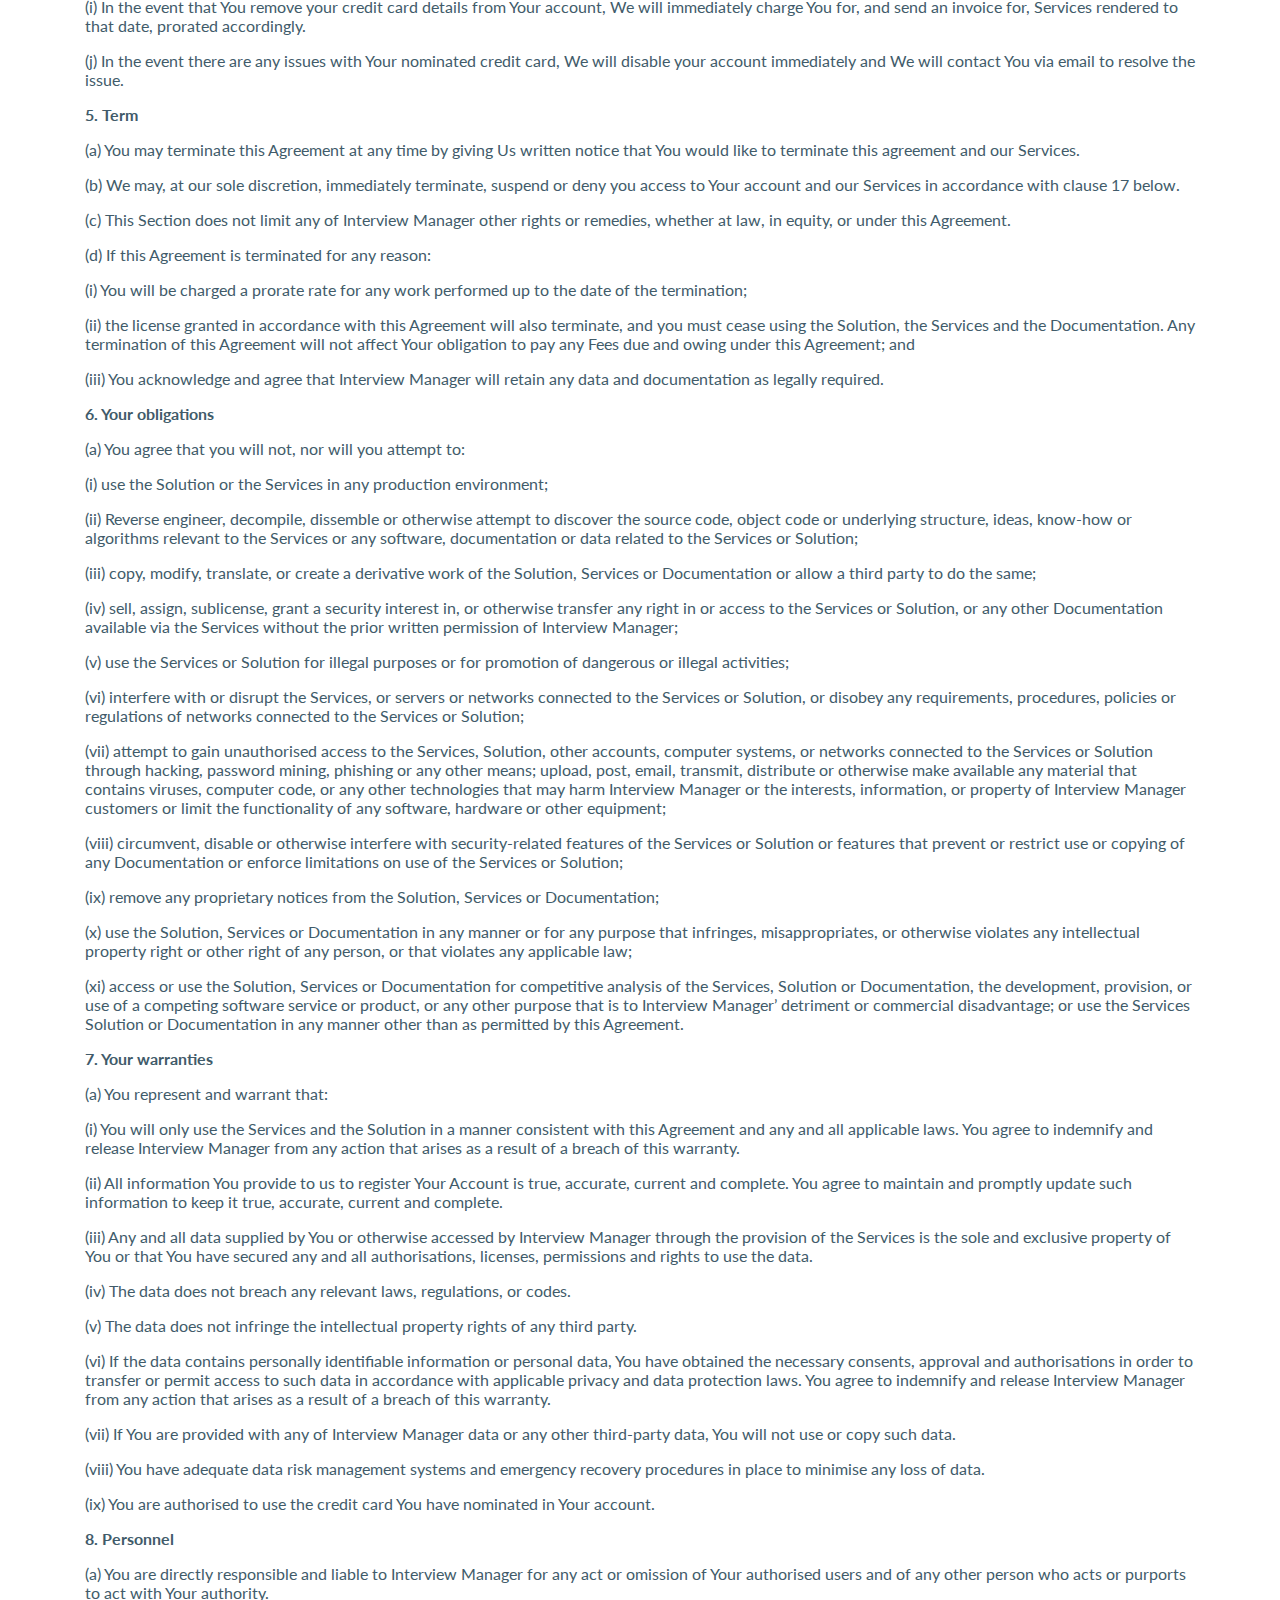
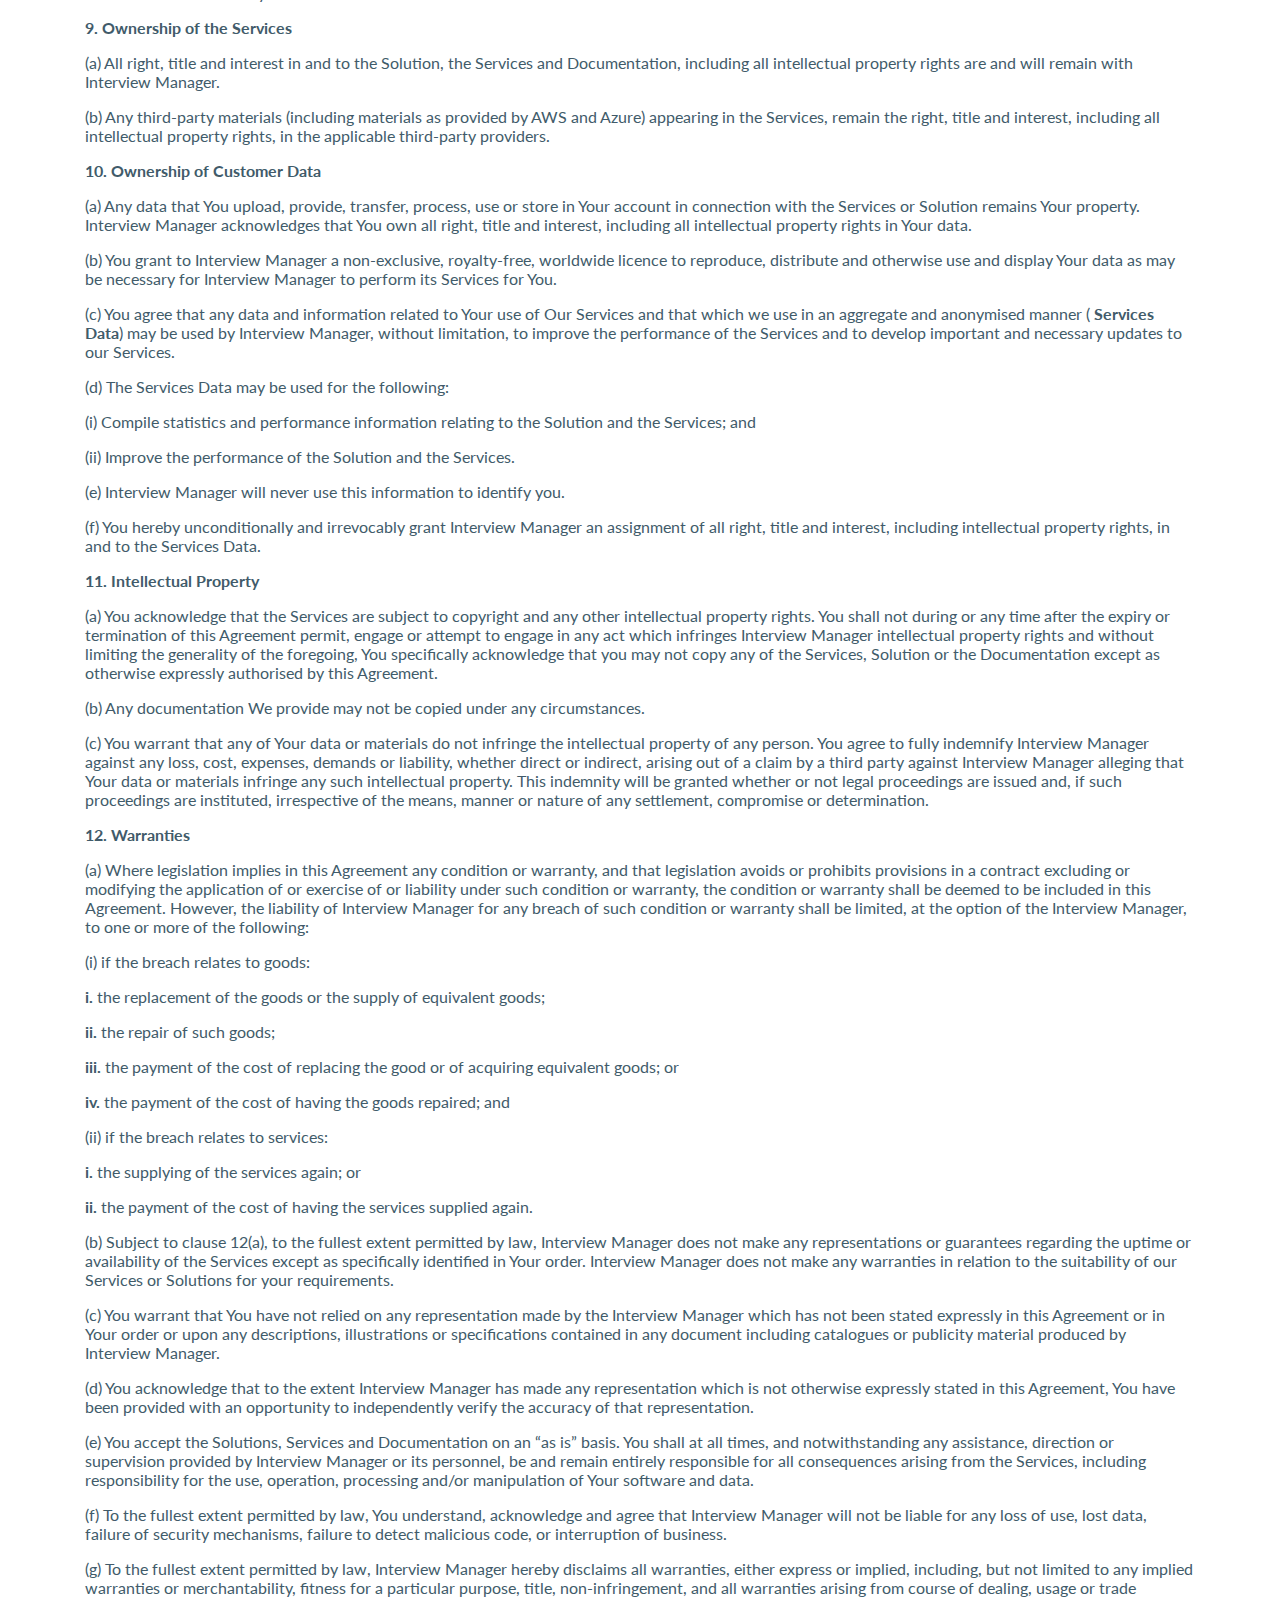
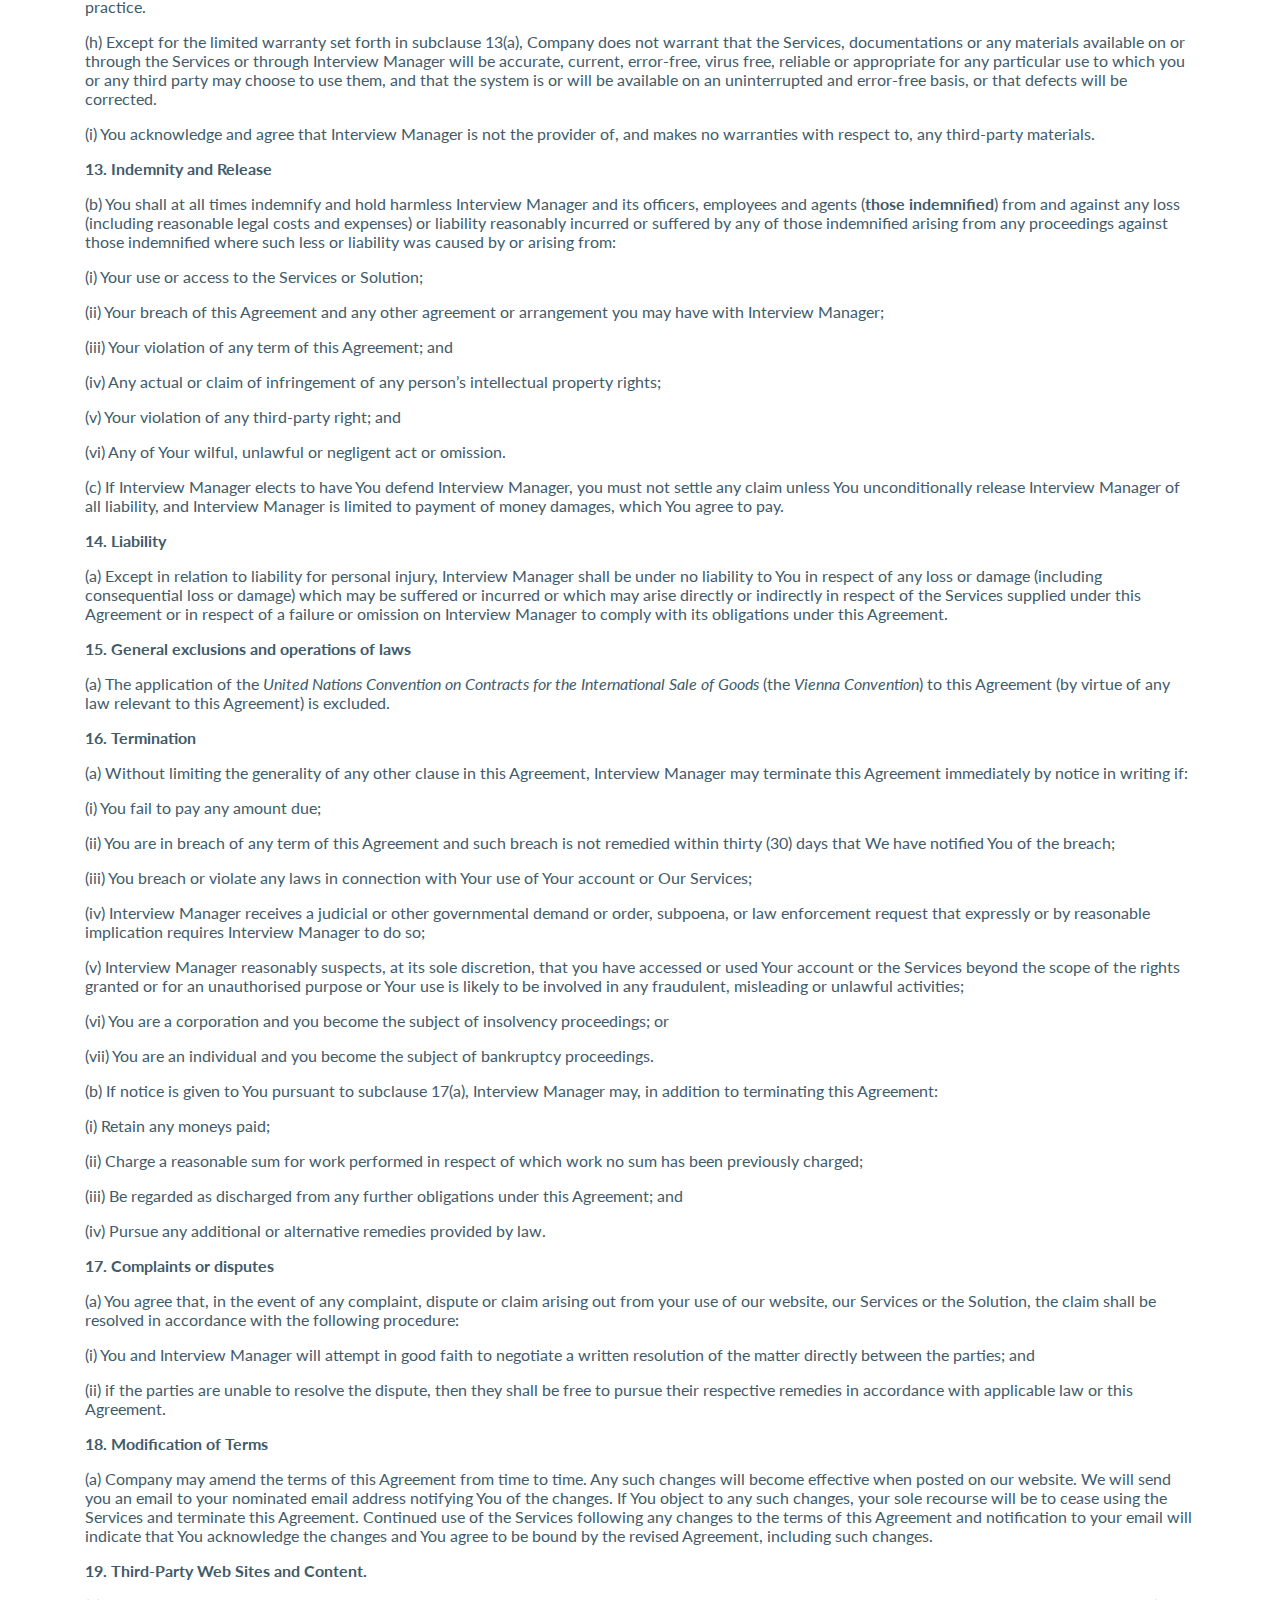
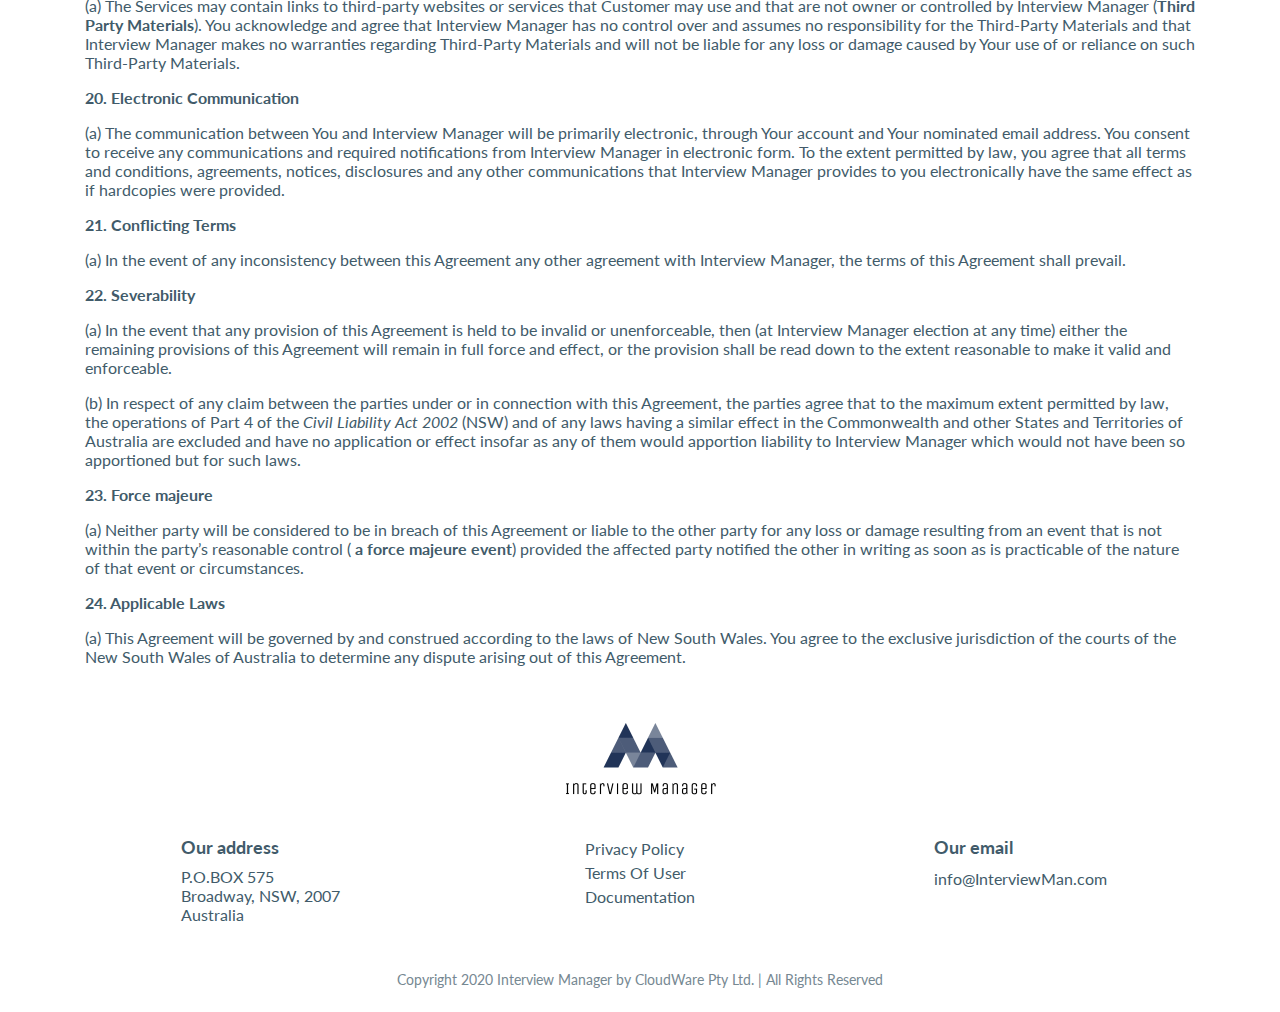
<file: terms.html>
<!doctype html>
<html lang="en">
<head>
	<!-- Required meta tags -->
	<meta charset="utf-8">
	<meta name="viewport" content="width=device-width, initial-scale=1, shrink-to-fit=no">

	<!-- add fonts -->
	<link href="https://fonts.googleapis.com/css2?family=Lato:wght@400;700;900&display=swap" rel="stylesheet">

	<!-- Bootstrap CSS -->
	<link rel="stylesheet" href="https://stackpath.bootstrapcdn.com/bootstrap/4.4.1/css/bootstrap.min.css" integrity="sha384-Vkoo8x4CGsO3+Hhxv8T/Q5PaXtkKtu6ug5TOeNV6gBiFeWPGFN9MuhOf23Q9Ifjh" crossorigin="anonymous">

	<!-- custom styles -->
	<link rel="stylesheet" href="css/main.css">

	<title>Privacy Policy</title>

</head>
<body>

	<!-- header navigation -->
	<header class="main-header">

		<div class="container-xl header-container">

			<div class="row">

				<nav class="col navbar navbar-expand-lg px-xl-0">

					<a class="navbar-brand" href="index.html">
						<img src="img/main-logo.png" alt="Logo">
					</a>

					<button class="navbar-toggler" type="button" data-toggle="collapse" data-target="#main-menu" aria-controls="main-menu" aria-expanded="false" aria-label="Toggle navigation">
						<span class="nav-opener"><span></span></span>
					</button>
	
					<div class="collapse navbar-collapse" id="main-menu">
						<ul class="navbar-nav ml-auto header-nav">
							<li class="nav-item">
								<a class="nav-link" href="#" target="_blank">About</a>
							</li>
							<li class="nav-item">
								<a class="nav-link" href="#" target="_blank">Pricing</a>
							</li>
							<li class="nav-item">
								<a class="nav-link" href="https://info.interviewman.com/" target="_blank">Documentation</a>
							</li>
						</ul>
						<div class="navbar-login ml-xl-4 my-4 my-xl-0">
							<a href="#" class="btn btn-green mr-3">Sign Up for FREE</a>
							<a href="#" class="btn btn-transparent">Sign In</a>
						</div>
					</div>

				</nav>

			</div>

		</div>

	</header><!-- header navigation -->

	<div class="container-xl">
		<div class="row mt-5">

			<div class="col-12">

				<h1 class="text-center">Terms Of Service</h1>
				<p>
					<strong>1. </strong>
					<strong>Definitions</strong>
				</p>
				<p>(a) In this Agreement, the following defined terms have the following
					meaning:</p>
				<p>(i) <strong>Agreement</strong> means these terms and conditions.</p>
				<p>(ii) <strong>Documentation</strong> means any documentation provided by Us
					to You in accordance with the Services, including any periodic analysis
					reports, to be provided after approximately [four] weeks from commencement
					of this Agreement.</p>
				<p>(iii) <strong>Interview Manager</strong> or<strong> Us</strong> or    <strong> Our </strong>means Cloudware Pty Limited ACN 638 804 921 trading as Interview Manager.</p>
				<p>(iv) <strong>Services</strong> means the candidate and interview management services we will provide to You and any other ancillary services in	accordance with the specifications in Your order and this Agreement.</p>
				<p>(v) <strong>Solutions </strong>means any software, platform or tools
					provided by Us to You to perform the Services.</p>
				<p>(vi) <strong>You</strong> and <strong>Your </strong>means the person,
					company or other legal entity purchasing the Interview Manager Solutions
					and Services.</p>
				<p>
					<strong>2. </strong>
					<strong>Terms of Licence</strong>
				</p>
				<p>(a) Subject to and conditional upon Your payment of Fees and Your	compliance with this Agreement, Interview Manager grants you a	non-exclusive, non-transferable, non-sublicensable, limited license to use	the Solution, the Services and Documentation.</p>
				<p>
					<strong>3. </strong>
					<strong>Interview Manager Account</strong>
				</p>
				<p>(a) To use and access our Services, you must set up an account with
					Interview Manager.</p>
				<p>(b) You must provide a current email address as this will be Our main form
					of communication with You.</p>
				<p>(c) You must ensure that You and any of Your authorised users:</p>
				<p>(i) Maintain the security and the confidentiality of Your login	credentials. Interview Manager will not be responsible for any issues or	disputes that arise as a result of your failure to maintain the security of	your login credentials. You are responsible and liable for all uses of the	Services, Solution and the Documentation through access provided by You	directly or indirectly or through use of Your login credentials;</p>
				<p>(ii) Notify us immediately if you become aware that Your account or login
					credentials is being used without authorisation;</p>
				<p>(iii) Immediately notify Interview Manager if you suspect any unauthorised	use of your account or any other breach of security; and</p>
				<p>	(iv) Ensure that you exit from Your account at the end of each session.
				</p>
				<p>(d) You acknowledge, agree and understand that:</p>
				<p>(i) You are responsible for maintaining the confidentiality of your	account, username and password, and ensure confidentiality and complexity	of your secure password;</p>
				<p>(ii) Interview Manager is not responsible for any loss or damage arising	from the theft or misappropriation of your username and password; and	</p>
				<p>(iii) You are fully responsible for all activities that occur under your	username and password, including the purchase of any of our paid services.</p>
				<p>
					<strong>4. </strong>
					<strong>Fees</strong>
				</p>
				<p>(a) After and in case you upgrade to a non-free subscription, we will	charge you the monthly subscription fees that are provided in our Pricing	page, plus 10% value added tax (VAT/GST).</p>
				<p>(b) For more information about our pricing model please see the Pricing	page.</p>
				<p>(c) You will pay Our Fees by credit card payment, from the credit card	nominated by You upon setting up Your account. Billing occurs on a monthly	basis which means every 30 days from when you upgrade your free account to a paid account.</p>
				<p>(d) Once you are billed, you will receive an invoice via your nominated	email address. Our invoice will detail how your usage has been metered.</p>
				<p>(e) All Fees payable by You under this Agreement are exclusive of taxes,	duties, charges imposed or levied in Australia or overseas in connection	with the performance of this Agreement. You are responsible for all sales,	use, and excise taxes, and any other similar taxes, duties and charges of	any kind imposed by any federal, state, or local governmental or regulatory	authority on any amounts payable by You hereunder (other than taxes imposed	on Interview Manager income) including any new taxes, duties or charges	imposed subsequent to the date of this Agreement in respect of the Services.</p>
				<p>(f) If You request, and Interview Manager agrees to do anything not expressly provided for in this Agreement, Interview Manager will impose	additional charges.</p>
				<p>(g) If You dispute the whole or any portion of an amount claimed in an	invoice submitted by Interview Manager, You must pay the portion of the	invoice which is not disputed and must notify Interview Manager in writing	(within seven days of the invoice) of the reasons for disputing the	remainder of the invoice. If it is resolved that some or all of the amount	in dispute is due and payable, then You must pay the amount resolved	together with interest on that amount.</p>
				<p>(h) Any invoice overdue for 14 days will be charged interest. Any interest	payable on any amount due under this Agreement will be payable at the rate of 10% accrued daily.</p>
				<p>(i) In the event that You remove your credit card details from Your	account, We will immediately charge You for, and send an invoice for,	Services rendered to that date, prorated accordingly.</p>
				<p>(j) In the event there are any issues with Your nominated credit card, We	will disable your account immediately and We will contact You via email to	resolve the issue.</p>
				<p>
					<strong>5. </strong>
					<strong>Term</strong>
					<strong></strong>
				</p>
				<p>(a) You may terminate this Agreement at any time by giving Us written	notice that You would like to terminate this agreement and our Services.</p>
				<p>(b) We may, at our sole discretion, immediately terminate, suspend or deny	you access to Your account and our Services in accordance with clause 17 below.</p>
				<p>(c) This Section does not limit any of Interview Manager other rights or	remedies, whether at law, in equity, or under this Agreement.</p>
				<p>(d) If this Agreement is terminated for any reason:</p>
				<p>(i) You will be charged a prorate rate for any work performed up to the
					date of the termination;</p>
				<p>(ii) the license granted in accordance with this Agreement will also	terminate, and you must cease using the Solution, the Services and the	Documentation. Any termination of this Agreement will not affect Your	obligation to pay any Fees due and owing under this Agreement; and</p>
				<p>(iii) You acknowledge and agree that Interview Manager will retain any data	and documentation as legally required.<br/>
				</p>
				<p>
					<strong>6. </strong>
					<strong>Your obligations</strong>
				</p>
				<p>(a) You agree that you will not, nor will you attempt to:</p>
				<p>(i) use the Solution or the Services in any production environment;</p>
				<p>(ii) Reverse engineer, decompile, dissemble or otherwise attempt to discover the source code, object code or underlying structure, ideas,	know-how or algorithms relevant to the Services or any software,	documentation or data related to the Services or Solution;</p>
				<p>(iii) copy, modify, translate, or create a derivative work of the Solution, Services or Documentation or allow a third party to do the same;</p>
				<p>(iv) sell, assign, sublicense, grant a security interest in, or otherwise	transfer any right in or access to the Services or Solution, or any other	Documentation available via the Services without the prior written	permission of Interview Manager;</p>
				<p>(v) use the Services or Solution for illegal purposes or for promotion of dangerous or illegal activities;</p>
				<p>(vi) interfere with or disrupt the Services, or servers or networks	connected to the Services or Solution, or disobey any requirements,	procedures, policies or regulations of networks connected to the Services	or Solution;</p>
				<p>(vii) attempt to gain unauthorised access to the Services, Solution, other accounts, computer systems, or networks connected to the Services or	Solution through hacking, password mining, phishing or any other means;	upload, post, email, transmit, distribute or otherwise make available any	material that contains viruses, computer code, or any other technologies that may harm Interview Manager or the interests, information, or property	of Interview Manager customers or limit the functionality of any software, hardware or other equipment;</p>
				<p>(viii) circumvent, disable or otherwise interfere with security-related	features of the Services or Solution or features that prevent or restrict	use or copying of any Documentation or enforce limitations on use of the	Services or Solution;</p>
				<p>(ix) remove any proprietary notices from the Solution, Services or	Documentation;</p>
				<p>(x) use the Solution, Services or Documentation in any manner or for any	purpose that infringes, misappropriates, or otherwise violates any intellectual property right or other right of any person, or that violates	any applicable law;</p>
				<p>(xi) access or use the Solution, Services or Documentation for competitive	analysis of the Services, Solution or Documentation, the development,	provision, or use of a competing software service or product, or any other	purpose that is to Interview Manager’ detriment or commercial disadvantage;	or use the Services Solution or Documentation in any manner other than as	permitted by this Agreement.</p>
				<p>
					<strong>7. </strong>
					<strong>Your warranties</strong>
					<strong></strong>
				</p>
				<p>
					(a) You represent and warrant that:<strong></strong>
				</p>
				<p>
					(i) You will only use the Services and the Solution in a manner consistent
					with this Agreement and any and all applicable laws. You agree to indemnify
					and release Interview Manager from any action that arises as a result of a
					breach of this warranty.
				</p>
				<p>
					(ii) All information You provide to us to register Your Account is true,
					accurate, current and complete. You agree to maintain and promptly update
					such information to keep it true, accurate, current and complete.
				</p>
				<p>
					(iii) Any and all data supplied by You or otherwise accessed by Interview
					Manager through the provision of the Services is the sole and exclusive
					property of You or that You have secured any and all authorisations,
					licenses, permissions and rights to use the data.
				</p>
				<p>
					(iv) The data does not breach any relevant laws, regulations, or codes.
				</p>
				<p>
					(v) The data does not infringe the intellectual property rights of any
					third party.
				</p>
				<p>
					(vi) If the data contains personally identifiable information or personal
					data, You have obtained the necessary consents, approval and authorisations
					in order to transfer or permit access to such data in accordance with
					applicable privacy and data protection laws. You agree to indemnify and
					release Interview Manager from any action that arises as a result of a
					breach of this warranty.
				</p>
				<p>
					(vii) If You are provided with any of Interview Manager data or any other
					third-party data, You will not use or copy such data.
				</p>
				<p>
					(viii) You have adequate data risk management systems and emergency
					recovery procedures in place to minimise any loss of data.
				</p>
				<p>
					(ix) You are authorised to use the credit card You have nominated in Your
					account.
				</p>
				<p>
					<strong>8. </strong>
					<strong>Personnel</strong>
					<strong></strong>
				</p>
				<p>
					(a) You are directly responsible and liable to Interview Manager for any
					act or omission of Your authorised users and of any other person who acts
					or purports to act with Your authority.<strong></strong>
				</p>
				<p>
					<strong> </strong>
				</p>
				<p>
					<strong>9. </strong>
					<strong>Ownership of the Services</strong>
					<strong></strong>
				</p>
				<p>
					(a) All right, title and interest in and to the Solution, the Services and
					Documentation, including all intellectual property rights are and will
					remain with Interview Manager.<strong></strong>
				</p>
				<p>
					(b) Any third-party materials (including materials as provided by AWS and
					Azure) appearing in the Services, remain the right, title and interest,
					including all intellectual property rights, in the applicable third-party
					providers.<strong></strong>
				</p>
				<p>
					<strong> </strong>
				</p>
				<p>
					<strong>10. </strong>
					<strong>Ownership of Customer Data</strong>
					<strong></strong>
				</p>
				<p>
					(a) Any data that You upload, provide, transfer, process, use or store in
					Your account in connection with the Services or Solution remains Your
					property. Interview Manager acknowledges that You own all right, title and
				interest, including all intellectual property rights in Your data.    <strong></strong>
				</p>
				<p>
					(b) You grant to Interview Manager a non-exclusive, royalty-free, worldwide
					licence to reproduce, distribute and otherwise use and display Your data as
				may be necessary for Interview Manager to perform its Services for You.    <strong></strong>
				</p>
				<p>
					(c) You agree that any data and information related to Your use of Our
				Services and that which we use in an aggregate and anonymised manner (    <strong>Services Data</strong>) may be used by Interview Manager, without
					limitation, to improve the performance of the Services and to develop
					important and necessary updates to our Services.<strong></strong>
				</p>
				<p>
					(d) The Services Data may be used for the following:<strong></strong>
				</p>
				<p>
					(i) Compile statistics and performance information relating to the Solution
					and the Services; and<strong></strong>
				</p>
				<p>
				(ii) Improve the performance of the Solution and the Services.    <strong></strong>
				</p>
				<p>
				(e) Interview Manager will never use this information to identify you.    <strong></strong>
				</p>
				<p>
					(f) You hereby unconditionally and irrevocably grant Interview Manager an
					assignment of all right, title and interest, including intellectual
					property rights, in and to the Services Data.<strong></strong>
				</p>
				<p>
					<strong> </strong>
				</p>
				<p>
					<strong>11. </strong>
					<strong>Intellectual Property</strong>
					<strong></strong>
				</p>
				<p>
					(a) You acknowledge that the Services are subject to copyright and any
					other intellectual property rights. You shall not during or any time after
					the expiry or termination of this Agreement permit, engage or attempt to
					engage in any act which infringes Interview Manager intellectual property
					rights and without limiting the generality of the foregoing, You
					specifically acknowledge that you may not copy any of the Services,
					Solution or the Documentation except as otherwise expressly authorised by
					this Agreement.<strong></strong>
				</p>
				<p>
				(b) Any documentation We provide may not be copied under any circumstances.    <strong></strong>
				</p>
				<p>
					(c) You warrant that any of Your data or materials do not infringe the
					intellectual property of any person. You agree to fully indemnify Interview
					Manager against any loss, cost, expenses, demands or liability, whether
					direct or indirect, arising out of a claim by a third party against
					Interview Manager alleging that Your data or materials infringe any such
					intellectual property. This indemnity will be granted whether or not legal
					proceedings are issued and, if such proceedings are instituted,
					irrespective of the means, manner or nature of any settlement, compromise
					or determination. <strong></strong>
				</p>
				<p>
					<strong> </strong>
				</p>
				<p>
					<strong>12. </strong>
					<strong>Warranties</strong>
					<strong></strong>
				</p>
				<p>
					<a name="d0e597">(a) Where</a>
					legislation implies in this Agreement any condition or warranty, and that
					legislation avoids or prohibits provisions in a contract excluding or
					modifying the application of or exercise of or liability under such
					condition or warranty, the condition or warranty shall be deemed to be
					included in this Agreement. However, the liability of Interview Manager for
					any breach of such condition or warranty shall be limited, at the option of
					the Interview Manager, to one or more of the following:
				</p>
				<p>
					(i) if the breach relates to goods:<strong></strong>
				</p>
				<p>
					<strong> i. </strong>
				the replacement of the goods or the supply of equivalent goods;    <strong></strong>
				</p>
				<p>
					<strong> ii. </strong>
					the repair of such goods;<strong></strong>
				</p>
				<p>
					<strong> iii. </strong>
					the payment of the cost of replacing the good or of acquiring equivalent
					goods; or<strong></strong>
				</p>
				<p>
					<strong> iv. </strong>
					the payment of the cost of having the goods repaired; and<strong></strong>
				</p>
				<p>
					(ii) if the breach relates to services:<strong></strong>
				</p>
				<p>
					<strong> i. </strong>
					the supplying of the services again; or<strong></strong>
				</p>
				<p>
					<strong> ii. </strong>
				the payment of the cost of having the services supplied again.    <strong></strong>
				</p>
				<p>
					(b) Subject to clause 12(a), to the fullest extent permitted by law,
					Interview Manager does not make any representations or guarantees regarding
					the uptime or availability of the Services except as specifically
					identified in Your order. Interview Manager does not make any warranties in
					relation to the suitability of our Services or Solutions for your
					requirements.<strong></strong>
				</p>
				<p>
					(c) You warrant that You have not relied on any representation made by the
					Interview Manager which has not been stated expressly in this Agreement or
					in Your order or upon any descriptions, illustrations or specifications
					contained in any document including catalogues or publicity material
					produced by Interview Manager<a name="d0e560">.</a><strong></strong>
				</p>
				<p>
					(d) You acknowledge that to the extent Interview Manager has made any
					representation which is not otherwise expressly stated in this Agreement,
					You have been provided with an opportunity to independently verify the
					accuracy of that representation.<strong></strong>
				</p>
				<p>
					(e) You accept the Solutions, Services and Documentation on an “as is”
					basis. You shall at all times, and notwithstanding any assistance,
					direction or supervision provided by Interview Manager or its personnel, be
					and remain entirely responsible for all consequences arising from the
					Services, including responsibility for the use, operation, processing
					and/or manipulation of Your software and data.<strong></strong>
				</p>
				<p>
					(f) To the fullest extent permitted by law, You understand, acknowledge and
					agree that Interview Manager will not be liable for any loss of use, lost
					data, failure of security mechanisms, failure to detect malicious code, or
					interruption of business.<strong></strong>
				</p>
				<p>
					(g) To the fullest extent permitted by law, Interview Manager hereby
					disclaims all warranties, either express or implied, including, but not
					limited to any implied warranties or merchantability, fitness for a
					particular purpose, title, non-infringement, and all warranties arising
					from course of dealing, usage or trade practice.<strong></strong>
				</p>
				<p>
					(h) Except for the limited warranty set forth in subclause 13(a), Company
					does not warrant that the Services, documentations or any materials
					available on or through the Services or through Interview Manager will be
					accurate, current, error-free, virus free, reliable or appropriate for any
					particular use to which you or any third party may choose to use them, and
					that the system is or will be available on an uninterrupted and error-free
					basis, or that defects will be corrected.<strong></strong>
				</p>
				<p>
					(i) You acknowledge and agree that Interview Manager is not the provider
				of, and makes no warranties with respect to, any third-party materials.    <strong></strong>
				</p>
				<p>
					<strong> </strong>
				</p>
				<p>
					<strong>13. </strong>
					<strong>Indemnity and Release</strong>
					<strong></strong>
				</p>
				<p>
					(b) You shall at all times indemnify and hold harmless Interview Manager
					and its officers, employees and agents (<strong>those indemnified</strong>)
					from and against any loss (including reasonable legal costs and expenses)
					or liability reasonably incurred or suffered by any of those indemnified
					arising from any proceedings against those indemnified where such less or
					liability was caused by or arising from:<strong></strong>
				</p>
				<p>
					(i) Your use or access to the Services or Solution;<strong></strong>
				</p>
				<p>
					(ii) Your breach of this Agreement and any other agreement or arrangement
					you may have with Interview Manager;<strong></strong>
				</p>
				<p>
					(iii) Your violation of any term of this Agreement; and<strong></strong>
				</p>
				<p>
					(iv) Any actual or claim of infringement of any person’s intellectual
					property rights;<strong></strong>
				</p>
				<p>
					(v) Your violation of any third-party right; and<strong></strong>
				</p>
				<p>
				(vi) Any of Your wilful, unlawful or negligent act or omission.    <strong></strong>
				</p>
				<p>
					(c) If Interview Manager elects to have You defend Interview Manager, you
					must not settle any claim unless You unconditionally release Interview
					Manager of all liability, and Interview Manager is limited to payment of
					money damages, which You agree to pay.<strong></strong>
				</p>
				<p>
					<strong> </strong>
				</p>
				<p>
					<strong>14. </strong>
					<strong>Liability</strong>
					<strong></strong>
				</p>
				<p>
					(a) Except in relation to liability for personal injury, Interview Manager
					shall be under no liability to You in respect of any loss or damage
					(including consequential loss or damage) which may be suffered or incurred
					or which may arise directly or indirectly in respect of the Services
					supplied under this Agreement or in respect of a failure or omission on
				Interview Manager to comply with its obligations under this Agreement.    <strong></strong>
				</p>
				<p>
					<strong> </strong>
				</p>
				<p>
					<strong>15. </strong>
					<strong>General exclusions and operations of laws</strong>
					<strong></strong>
				</p>
				<p>
					(a) The application of the
					<em>
						United Nations Convention on Contracts for the International Sale of
						Goods
					</em>
					(the <em>Vienna Convention</em>) to this Agreement (by virtue of any law
					relevant to this Agreement) is excluded.
				</p>
				<p>
					<strong>16. </strong>
					<strong>Termination</strong>
					<strong></strong>
				</p>
				<p>
					(a) Without limiting the generality of any other clause in this Agreement,
					Interview Manager may terminate this Agreement immediately by notice in
					writing if:<strong></strong>
				</p>
				<p>
					(i) You fail to pay any amount due;
				</p>
				<p>
					(ii) You are in breach of any term of this Agreement and such breach is not
				remedied within thirty (30) days that We have notified You of the breach;    <strong></strong>
				</p>
				<p>
					(iii) You breach or violate any laws in connection with Your use of Your
					account or Our Services;
				</p>
				<p>
					(iv) Interview Manager receives a judicial or other governmental demand or
					order, subpoena, or law enforcement request that expressly or by reasonable
					implication requires Interview Manager to do so;
				</p>
				<p>
					(v) Interview Manager reasonably suspects, at its sole discretion, that you
					have accessed or used Your account or the Services beyond the scope of the
					rights granted or for an unauthorised purpose or Your use is likely to be
					involved in any fraudulent, misleading or unlawful activities;
				</p>
				<p>
					(vi) You are a corporation and you become the subject of insolvency
					proceedings; or<strong></strong>
				</p>
				<p>
					(vii) You are an individual and you become the subject of bankruptcy
					proceedings.<strong></strong>
				</p>
				<p>
					(b) If notice is given to You pursuant to subclause 17(a), Interview
					Manager may, in addition to terminating this Agreement:<strong></strong>
				</p>
				<p>
					(i) Retain any moneys paid;<strong></strong>
				</p>
				<p>
					(ii) Charge a reasonable sum for work performed in respect of which work no
					sum has been previously charged;<strong></strong>
				</p>
				<p>
					<a name="_Hlk35991048">
						(iii) Be regarded as discharged from any further obligations under this
						Agreement; and
					</a>
					<strong></strong>
				</p>
				<p>
					<a name="_Hlk35991059">
						(iv) Pursue any additional or alternative remedies provided by law.
					</a>
					<strong></strong>
				</p>
				<p>
					<strong> </strong>
				</p>
				<p>
					<strong>17. </strong>
					<strong>Complaints or disputes</strong>
					<strong></strong>
				</p>
				<p>
					(a) You agree that, in the event of any complaint, dispute or claim arising
					out from your use of our website, our Services or the Solution, the claim
					shall be resolved in accordance with the following procedure:
				</p>
				<p>
					(i) You and Interview Manager will attempt in good faith to negotiate a
					written resolution of the matter directly between the parties; and
				</p>
				<p>
					(ii) if the parties are unable to resolve the dispute, then they shall be
					free to pursue their respective remedies in accordance with applicable law
					or this Agreement.
				</p>
				<p>
					<strong> </strong>
				</p>
				<p>
					<strong>18. </strong>
					<strong>Modification of Terms</strong>
					<strong></strong>
				</p>
				<p>
					(a) Company may amend the terms of this Agreement from time to time. Any
					such changes will become effective when posted on our website. We will send
					you an email to your nominated email address notifying You of the changes.
					If You object to any such changes, your sole recourse will be to cease
					using the Services and terminate this Agreement. Continued use of the
					Services following any changes to the terms of this Agreement and
					notification to your email will indicate that You acknowledge the changes
				and You agree to be bound by the revised Agreement, including such changes.    <strong></strong>
				</p>
				<p>
					<strong> </strong>
				</p>
				<p>
					<strong>19. </strong>
					<strong>Third-Party Web Sites and Content.</strong>
					<strong></strong>
				</p>
				<p>
					(a) The Services may contain links to third-party websites or services that
					Customer may use and that are not owner or controlled by Interview Manager
					(<strong>Third Party Materials</strong>). You acknowledge and agree that
					Interview Manager has no control over and assumes no responsibility for the
					Third-Party Materials and that Interview Manager makes no warranties
					regarding Third-Party Materials and will not be liable for any loss or
				damage caused by Your use of or reliance on such Third-Party Materials.    <strong></strong>
				</p>
				<p>
					<strong> </strong>
				</p>
				<p>
					<strong>20. </strong>
					<strong>Electronic Communication</strong>
					<strong></strong>
				</p>
				<p>
					(a) The communication between You and Interview Manager will be primarily
					electronic, through Your account and Your nominated email address. You
					consent to receive any communications and required notifications from
					Interview Manager in electronic form. To the extent permitted by law, you
					agree that all terms and conditions, agreements, notices, disclosures and
					any other communications that Interview Manager provides to you
				electronically have the same effect as if hardcopies were provided.    <strong></strong>
				</p>
				<p>
					<strong> </strong>
				</p>
				<p>
					<strong>21. </strong>
					<strong>Conflicting Terms</strong>
					<strong></strong>
				</p>
				<p>
					(a) In the event of any inconsistency between this Agreement any other
					agreement with Interview Manager, the terms of this Agreement shall
					prevail.<strong></strong>
				</p>
				<p>
					<strong> </strong>
				</p>
				<p>
					<strong>22. </strong>
					<strong>Severability</strong>
					<strong></strong>
				</p>
				<p>
					(a) In the event that any provision of this Agreement is held to be invalid
					or unenforceable, then (at Interview Manager election at any time) either
					the remaining provisions of this Agreement will remain in full force and
					effect, or the provision shall be read down to the extent reasonable to
					make it valid and enforceable.<strong></strong>
				</p>
				<p>
					(b) In respect of any claim between the parties under or in connection with
					this Agreement, the parties agree that to the maximum extent permitted by
					law, the operations of Part 4 of the <em>Civil Liability Act 2002</em>
					(NSW) and of any laws having a similar effect in the Commonwealth and other
					States and Territories of Australia are excluded and have no application or
					effect insofar as any of them would apportion liability to Interview
				Manager which would not have been so apportioned but for such laws.    <strong></strong>
				</p>
				<p>
					<strong> </strong>
				</p>
				<p>
					<strong>23. </strong>
					<strong>Force majeure</strong>
					<strong></strong>
				</p>
				<p>
					(a) Neither party will be considered to be in breach of this Agreement or
					liable to the other party for any loss or damage resulting from an event
				that is not within the party’s reasonable control (    <strong>a force majeure event</strong>) provided the affected party
					notified the other in writing as soon as is practicable of the nature of
					that event or circumstances.<strong></strong>
				</p>
				<p>
					<strong> </strong>
				</p>
				<p>
					<strong>24. </strong>
					<strong>Applicable Laws</strong>
					<strong></strong>
				</p>
				<p>
					(a) This Agreement will be governed by and construed according to the laws
					of New South Wales. You agree to the exclusive jurisdiction of the courts
					of the New South Wales of Australia to determine any dispute arising out of
					this Agreement.
				</p>
				<p>
					<strong> </strong>
				</p>
				<p>
					<strong> </strong>
				</p>
			</div>

		</div>
	</div>

	<!-- main footer -->
	<footer class="main-footer">
		<div class="container-xl">

			<div class="row">
				<div class="col-12">
					<div class="footer-logo">
						<img src="img/main-logo.png" alt="Logo">
					</div>
				</div>
			</div>

			<div class="row mt-4">

				<div class="col-md-4 mb-4 mb-md-0">
					<div class="footer-widget">
						<div class="widget-wrapper">
							<h3 class="widget-title">Our address</h3>
							<p class="">P.O.BOX 575</p>
							<p class="">Broadway, NSW, 2007</p>
							<p class="">Australia</p>
						</div>
					</div>
				</div>

				<div class="col-md-4 mb-4 mb-md-0">
					<div class="footer-widget">
						<div class="widget-wrapper">
							<ul class="widget-list">
								<li>
									<a href="privacy.html">Privacy Policy</a>
								</li>
								<li>
									<a href="terms.html">Terms Of User</a>
								</li>
								<li>
									<a href="https://info.interviewman.com/">Documentation</a>
								</li>
							</ul>
						</div>
					</div>
				</div>

				<div class="col-md-4 mb-4 mb-md-0">
					<div class="footer-widget">
						<div class="widget-wrapper">
							<h3 class="widget-title">Our email</h3>
							<ul class="widget-list">
								<li>
									<a href="mailto:info@InterviewMan.com">info@InterviewMan.com</a>
								</li>
							</ul>
						</div>
					</div>
				</div>

			</div>

			<div class="row mt-3 mt-md-5">
				<div class="col-12 text-center">
					<p class="copyright muted">Copyright 2020 Interview Manager by CloudWare Pty Ltd. | All Rights Reserved</p>
				</div>
			</div>

		</div>
	</footer><!-- main footer -->

	<!-- Optional JavaScript -->
	<!-- jQuery first, then Popper.js, then Bootstrap JS -->
	<script src="https://code.jquery.com/jquery-3.4.1.min.js" integrity="sha256-CSXorXvZcTkaix6Yvo6HppcZGetbYMGWSFlBw8HfCJo=" crossorigin="anonymous"></script>
	<script src="https://cdn.jsdelivr.net/npm/popper.js@1.16.0/dist/umd/popper.min.js" integrity="sha384-Q6E9RHvbIyZFJoft+2mJbHaEWldlvI9IOYy5n3zV9zzTtmI3UksdQRVvoxMfooAo" crossorigin="anonymous"></script>
	<script src="https://stackpath.bootstrapcdn.com/bootstrap/4.4.1/js/bootstrap.min.js" integrity="sha384-wfSDF2E50Y2D1uUdj0O3uMBJnjuUD4Ih7YwaYd1iqfktj0Uod8GCExl3Og8ifwB6" crossorigin="anonymous"></script>
	<script src="https://account.snatchbot.me/script.js"></script>

	<script src="js/custom.js"></script>

</body>
</html>
</file>
<file: css/main.css>
/* typography */
body {
  font-family: "Lato", sans-serif;
  color: #415B6A;
}

h1 {
  font-size: 2.5rem;
  font-weight: bold;
  line-height: 1.2;
}

@media screen and (max-width: 575px) {
  h1 {
    font-size: 2rem;
  }
}

h2, .h2 {
  font-size: 2.5rem;
  font-weight: bold;
  line-height: 1.2;
}

@media screen and (max-width: 575px) {
  h2, .h2 {
    font-size: 1.75rem;
  }
}

h3 {
  font-size: 1.5rem;
  font-weight: bold;
  line-height: 1.208;
}

@media screen and (max-width: 575px) {
  h3 {
    font-size: 1.25rem;
  }
}

p {
  font-size: 1rem;
  font-weight: 400;
  line-height: 1.1875;
}

.muted {
  color: #768892;
}

.large {
  font-size: 1.125rem;
  font-weight: 400;
  line-height: 1.22;
}

a {
  word-wrap: break-word;
}

/* base & button styles */
ol,
ul,
li {
  list-style: none;
  margin: 0;
  padding: 0;
}

.btn {
  padding: 0.875rem 2.495rem;
  font-size: 1.125rem;
  font-weight: bold;
  line-height: 1.22;
}

@media screen and (max-width: 767px) {
  .btn {
    padding: 0.875rem 1.25rem;
    font-size: 1rem;
  }
}

.btn-green {
  color: #fff;
  border-radius: 0.3125rem;
  -webkit-box-shadow: 0px 11px 24px rgba(85, 206, 135, 0.4);
          box-shadow: 0px 11px 24px rgba(85, 206, 135, 0.4);
  background-color: #55CE87;
}

.btn-green:hover, .btn-green:active {
  color: #fff;
  -webkit-box-shadow: 0px 4px 24px rgba(85, 206, 135, 0.4);
          box-shadow: 0px 4px 24px rgba(85, 206, 135, 0.4);
  background-color: #41c879;
}

.btn-transparent {
  color: #55CE87;
  border: 1px solid #55CE87;
  border-radius: 0.3125rem;
  background-color: transparent;
}

.btn-transparent:hover, .btn-transparent:active {
  color: #55CE87;
  border-color: #41c879;
  -webkit-box-shadow: 0px 4px 24px rgba(85, 206, 135, 0.4);
          box-shadow: 0px 4px 24px rgba(85, 206, 135, 0.4);
}

.btn-red {
  color: #fff;
  border-radius: 0.3125rem;
  -webkit-box-shadow: 0px 11px 24px rgba(217, 97, 107, 0.3);
          box-shadow: 0px 11px 24px rgba(217, 97, 107, 0.3);
  background-color: #D9616B;
}

.btn-red:hover, .btn-red:active {
  color: #fff;
  -webkit-box-shadow: 0px 4px 24px rgba(217, 97, 107, 0.3);
          box-shadow: 0px 4px 24px rgba(217, 97, 107, 0.3);
  background-color: #d44c58;
}

.list-green li {
  position: relative;
  margin-bottom: 1rem;
  padding-left: 2.0625rem;
}

.list-green li::before {
  display: block;
  position: absolute;
  content: '';
  left: 3px;
  top: 7px;
  width: 12px;
  height: 12px;
  background: url("data:image/svg+xml,%3Csvg width='12' height='14' viewBox='0 0 12 14' fill='none' xmlns='http://www.w3.org/2000/svg'%3E%3Cpath d='M11 5.26795C12.3333 6.03775 12.3333 7.96225 11 8.73205L3.5 13.0622C2.16666 13.832 0.499999 12.8697 0.499999 11.3301L0.5 2.66987C0.5 1.13027 2.16667 0.168021 3.5 0.937822L11 5.26795Z' fill='%2355CE87'/%3E%3C/svg%3E") center no-repeat;
  background-size: 12px;
}

/* navigation */
.main-header {
  background-color: #FAF5F1;
}

.main-header .navbar {
  height: 122px;
}

@media screen and (max-width: 991px) {
  .main-header .navbar {
    height: 92px;
  }
}

.main-header .navbar-brand {
  padding-top: 0.625rem;
  padding-bottom: 0;
}

.main-header .navbar-brand img {
  max-width: 181px;
}

@media screen and (max-width: 991px) {
  .main-header .navbar-brand img {
    max-width: 120px;
  }
}

.main-header .navbar-toggler {
  position: relative;
  width: 30px;
  height: 24px;
  border: 0;
  outline: none;
}

@media screen and (max-width: 991px) {
  .main-header .navbar-collapse {
    position: absolute;
    top: 90px;
    left: 0px;
    width: 100%;
    -webkit-box-shadow: 0px 12px 12px rgba(0, 0, 0, 0.15);
            box-shadow: 0px 12px 12px rgba(0, 0, 0, 0.15);
    background: #F5F6F6;
    z-index: 10000;
  }
}

.header-container {
  border-bottom: 1px solid #D9E0E3;
}

.header-nav {
  -webkit-box-flex: 1;
      -ms-flex-positive: 1;
          flex-grow: 1;
  -webkit-box-pack: justify;
      -ms-flex-pack: justify;
          justify-content: space-between;
  max-width: 357px;
  margin-right: 4.875rem;
}

@media screen and (max-width: 991px) {
  .header-nav {
    max-width: none;
    margin-right: 0;
    padding-top: 1.5rem;
    text-align: center;
  }
}

.header-nav .nav-link {
  color: #415B6A;
}

.header-nav .nav-link:hover, .header-nav .nav-link:active {
  color: #374d5a;
  text-decoration: underline;
}

@media screen and (max-width: 1199px) {
  .navbar-login {
    text-align: center;
  }
}

/* mobile opener button */
.nav-opener {
  position: absolute;
  width: 30px;
  height: 24px;
  top: 0;
  left: 0;
  border-radius: 0px;
  background: transparent;
}

.nav-opener:before, .nav-opener:after,
.nav-opener span {
  position: absolute;
  top: 0;
  left: 0;
  right: 0;
  height: 2px;
  border-radius: 0px;
  background: #415B6A;
  -webkit-transition: all 0.3s ease;
  transition: all 0.3s ease;
}

.nav-opener:before {
  content: '';
  top: 11px;
}

.nav-opener:after {
  content: '';
  top: 22px;
}

.navbar-toggler[aria-expanded="true"] .nav-opener {
  height: 24px;
}

.navbar-toggler[aria-expanded="true"] .nav-opener span {
  opacity: 0;
}

.navbar-toggler[aria-expanded="true"] .nav-opener:before {
  top: 11px;
  -webkit-transform: rotate(45deg);
  transform: rotate(45deg);
}

.navbar-toggler[aria-expanded="true"] .nav-opener:after {
  top: 11px;
  -webkit-transform: rotate(-45deg);
  transform: rotate(-45deg);
}

/* hero section */
.hero-section {
  position: relative;
  margin-bottom: 76px;
  background-color: #FAF5F1;
}

.hero-section::after {
  display: block;
  position: absolute;
  content: '';
  width: 100%;
  height: 76px;
  bottom: -75px;
  left: 0;
  background-image: url("data:image/svg+xml,%3Csvg viewBox='0 0 1440 76' preserveAspectRatio='none' xmlns='http://www.w3.org/2000/svg'%3E%3Cpath stroke='null' id='svg_1' d='m1,62.41427l60,-10.24851c60,-10.09497 180,-30.82229 300,-30.70714c120,-0.11515 240,20.61216 360,34.81421c120,14.20205 240,22.64651 360,14.3172c120,-8.17577 240,-32.74148 300,-45.02434l60,-12.28285l0,-12.28285l-60,0c-60,0 -180,0 -300,0c-120,0 -240,0 -360,0c-120,0 -240,0 -360,0c-120,0 -240,0 -300,0l-60,0l0,61.41427z' fill='%23FAF5F1'/%3E%3C/svg%3E");
  background-size: cover;
}

@media screen and (max-width: 767px) {
  .hero-section {
    margin-bottom: 38px;
  }
  .hero-section::after {
    height: 38px;
    bottom: -37px;
  }
}

.hero {
  padding-top: 2.25rem;
  padding-bottom: 2.25rem;
}

.hero-title {
  margin-bottom: 1rem;
  text-align: center;
}

.hero-title h1 {
  max-width: 600px;
  margin-left: auto;
  margin-right: auto;
}

/* about section */
.about {
  padding-top: 1.75rem;
  padding-bottom: 2.5rem;
}

.about-card h3 {
  margin-bottom: 1.25rem;
  text-align: center;
}

.about-card ul {
  display: inline-block;
}

.about-card.about-last-card .about-img img {
  -ms-flex-item-align: end;
      align-self: flex-end;
}

.about-img {
  display: -webkit-box;
  display: -ms-flexbox;
  display: flex;
  -webkit-box-pack: center;
      -ms-flex-pack: center;
          justify-content: center;
  -webkit-box-align: center;
      -ms-flex-align: center;
          align-items: center;
  height: 18.4375rem;
  padding-bottom: 1.6875rem;
}

.about-img img {
  max-width: 100%;
  height: auto;
}

.about-content {
  display: -webkit-box;
  display: -ms-flexbox;
  display: flex;
  -webkit-box-orient: vertical;
  -webkit-box-direction: normal;
      -ms-flex-direction: column;
          flex-direction: column;
  -webkit-box-align: center;
      -ms-flex-align: center;
          align-items: center;
  padding: 0 1.75rem;
}

@media screen and (max-width: 575px) {
  .about-content {
    padding: 0;
  }
}

/* how it works section */
.how-it-works {
  padding-top: 2.25rem;
}

.how-it-before,
.how-it-after {
  padding-bottom: 3.0625rem;
}

.how-card {
  text-align: center;
}

.how-card-img {
  display: -webkit-box;
  display: -ms-flexbox;
  display: flex;
  -webkit-box-pack: center;
      -ms-flex-pack: center;
          justify-content: center;
  -webkit-box-align: center;
      -ms-flex-align: center;
          align-items: center;
  height: 14.375rem;
  padding: 0 0.5rem;
}

.how-card-img img {
  max-width: 100%;
  height: auto;
}

.how-card-content {
  padding-top: 1rem;
}

.how-card-counter {
  display: inline-block;
  margin-bottom: 0.75rem;
  width: 2.125rem;
  height: 2.125rem;
  font-size: 1.0625rem;
  font-weight: bold;
  line-height: 2.125rem;
  color: #fff;
  border-radius: 50%;
  background-color: #D9616B;
}

.how-card-counter.how-card-check {
  background-color: #B7F9D2;
  background-image: url("data:image/svg+xml,%3Csvg width='16' height='12' viewBox='0 0 16 12' fill='none' xmlns='http://www.w3.org/2000/svg'%3E%3Cpath d='M1 5.15385L5.9 10L15 1' stroke='%2355CE87' stroke-width='2'/%3E%3C/svg%3E");
  background-position: center;
  background-repeat: no-repeat;
}

/* intro video section */
.intro-video {
  position: relative;
  max-width: 1200px;
  margin: 0 auto 5rem;
}

@media screen and (max-width: 767px) {
  .intro-video {
    margin-bottom: 2rem;
  }
}

.video-bkgr {
  opacity: 0;
  position: absolute;
  top: 0;
  left: 0;
  width: 100%;
  height: 100%;
  background: url("../img/video-wrapper-img.png") center/cover no-repeat;
  z-index: -1;
  -webkit-transition: all 0.8s ease;
  transition: all 0.8s ease;
}

.video-bkgr.active {
  opacity: 1;
  z-index: 10;
  -webkit-transition: all 0.8s ease;
  transition: all 0.8s ease;
}

.video-section {
  position: relative;
  -ms-flex-preferred-size: 1000px;
      flex-basis: 1000px;
  max-width: 1000px;
  margin: 2.25rem auto;
}

@media screen and (max-width: 767px) {
  .video-section {
    margin: 0 auto;
  }
}

.video-wrapper {
  position: relative;
  padding-bottom: 56.25%;
  height: 0;
}

.video-wrapper iframe {
  position: absolute;
  top: 0;
  left: 0;
  width: 100%;
  height: 100%;
}

.button-wrapper {
  position: absolute;
  width: 100%;
  top: 50%;
  left: 50%;
  -webkit-transform: translate(-50%, -36px);
  transform: translate(-50%, -36px);
  text-align: center;
  color: #fff;
  z-index: 11;
}

@media screen and (max-width: 767px) {
  .button-wrapper {
    -webkit-transform: translate(-50%, -50px);
    transform: translate(-50%, -50px);
  }
  .button-wrapper p {
    margin-bottom: 0;
  }
}

.video-button {
  margin: 0 auto 1rem;
  width: 4.5rem;
  height: 4.5rem;
  border-radius: 50%;
  -webkit-box-shadow: 0px 7px 23px rgba(85, 206, 135, 0.4);
          box-shadow: 0px 7px 23px rgba(85, 206, 135, 0.4);
  cursor: pointer;
  background-color: #D9616B;
  background-image: url("data:image/svg+xml,%3Csvg width='19' height='21' viewBox='0 0 19 21' fill='none' xmlns='http://www.w3.org/2000/svg'%3E%3Cpath d='M18 8.76795C19.3333 9.53775 19.3333 11.4623 18 12.2321L3.75 20.4593C2.41667 21.2291 0.749999 20.2668 0.749999 18.7272L0.75 2.27276C0.75 0.733156 2.41667 -0.229094 3.75 0.540707L18 8.76795Z' fill='white'/%3E%3C/svg%3E");
  background-position: center;
  background-repeat: no-repeat;
}

.video-button:hover {
  background-color: #d44c58;
}

@media screen and (max-width: 767px) {
  .video-button {
    margin-bottom: 0.5rem;
    width: 3rem;
    height: 3rem;
  }
}

/* product tour section */
.product-tour {
  padding-top: 2.5rem;
  padding-bottom: 2.5rem;
}

.tour-card {
  padding-top: 2.5rem;
  padding-bottom: 2.5rem;
}

@media screen and (max-width: 991px) {
  .tour-card {
    padding-top: 0;
    padding-bottom: 0;
  }
}

.tour-card-first {
  background: url("../img/product-tour-1.png") left top no-repeat;
  background-size: contain;
}

.tour-card-second {
  background: url("../img/product-tour-2.png") right top no-repeat;
  background-size: contain;
}

.tour-content .list-green {
  padding-top: 1.1875rem;
  padding-bottom: 2rem;
}

@media screen and (max-width: 767px) {
  .tour-content .list-green {
    padding-bottom: 0.5rem;
  }
}

.tour-img-wrapper {
  position: relative;
  padding-top: 3rem;
  -webkit-box-shadow: 0px 4px 54px rgba(0, 0, 0, 0.05);
          box-shadow: 0px 4px 54px rgba(0, 0, 0, 0.05);
  border-radius: 0.625rem;
  background-color: #ffffff;
  overflow: hidden;
}

.tour-img-wrapper.tour-img-right {
  margin-left: 3rem;
}

.tour-img-wrapper.tour-img-left {
  margin-right: 3rem;
}

@media screen and (max-width: 767px) {
  .tour-img-wrapper {
    margin-top: 1.75rem;
  }
  .tour-img-wrapper.tour-img-right {
    margin-left: 0;
  }
  .tour-img-wrapper.tour-img-left {
    margin-right: 0;
  }
}

.tour-img {
  text-align: center;
  border-top: 1px solid #EAEAEA;
}

.tour-img img {
  max-width: 100%;
  height: auto;
}

.tour-img-list {
  position: absolute;
  top: 1rem;
  left: 1rem;
}

.tour-img-list span, .tour-img-list::before, .tour-img-list::after {
  position: absolute;
  display: block;
  width: 1.0625rem;
  height: 1.0625rem;
  border-radius: 50%;
}

.tour-img-list span {
  background-color: #FC635E;
}

.tour-img-list::before {
  content: '';
  left: 1.6875rem;
  background-color: #FDBE41;
}

.tour-img-list::after {
  content: '';
  left: 3.375rem;
  background-color: #36CE4C;
}

/* pricing section */
.pricing {
  padding-top: 3.125rem;
  padding-bottom: 3.125rem;
}

@media screen and (max-width: 991px) {
  .pricing {
    padding-top: 1.25rem;
  }
}

.pricing-card {
  position: relative;
  border: 1px solid #EBF2EE;
  border-radius: 1.25rem;
  background-color: #fff;
}

.pricing-card::before {
  position: absolute;
  display: block;
  content: '';
  top: 0;
  left: 50%;
  -webkit-transform: translate(-50%, -50%);
  transform: translate(-50%, -50%);
  width: 5.375rem;
  height: 5.375rem;
  background-position: center;
  background-repeat: no-repeat;
}

.pricing-card.card-1::before {
  background-image: url("../img/pricing-icon-1.png");
}

.pricing-card.card-2::before {
  background-image: url("../img/pricing-icon-2.png");
}

.pricing-card.card-3::before {
  background-image: url("../img/pricing-icon-3.png");
}

.pricing-card.card-4::before {
  background-image: url("../img/pricing-icon-4.png");
}

.pricing-card.popular {
  background-color: rgba(197, 241, 215, 0.1);
}

.pricing-card.popular .pricing-body::after {
  position: absolute;
  display: block;
  content: 'POPULAR';
  padding: 6px 28px;
  top: -6px;
  right: 2px;
  -webkit-transform: translate(50%, -50%) rotate(45deg);
  transform: translate(50%, -50%) rotate(45deg);
  -webkit-transform-origin: top left;
          transform-origin: top left;
  font-size: 0.75rem;
  font-weight: bold;
  color: #FDC0C5;
  background-color: #D9616B;
}

@media screen and (max-width: 991px) {
  .pricing-card {
    margin-top: 4.5rem;
  }
}

.pricing-body {
  position: relative;
  padding: 3.75rem 1rem 1.75rem;
  text-align: center;
  overflow: hidden;
}

.pricing-body .pricing-title {
  font-size: 1rem;
  font-weight: 900;
  text-transform: uppercase;
}

.pricing-body .pricing-list {
  padding-top: 2.125rem;
  padding-bottom: 1.3125rem;
}

.pricing-body .pricing-list li {
  margin-bottom: 0.6875rem;
}

.pricing-body .pricing-amount {
  display: -webkit-box;
  display: -ms-flexbox;
  display: flex;
  -webkit-box-pack: center;
      -ms-flex-pack: center;
          justify-content: center;
  -webkit-box-align: center;
      -ms-flex-align: center;
          align-items: center;
  font-size: 2.5rem;
  font-weight: bold;
  line-height: 1.2;
}

.pricing-body .pricing-amount-text {
  display: -webkit-box;
  display: -ms-flexbox;
  display: flex;
  -webkit-box-orient: vertical;
  -webkit-box-direction: normal;
      -ms-flex-direction: column;
          flex-direction: column;
  -webkit-box-align: start;
      -ms-flex-align: start;
          align-items: flex-start;
  padding-left: 0.75rem;
  font-size: 1rem;
  font-weight: 400;
}

.pricing-body .pricing-btn {
  padding-top: 1.5rem;
}

.pricing-body .pricing-btn .btn {
  padding-left: 2rem;
  padding-right: 2rem;
}

/* footer (incl get-in-touch) */
.main-footer {
  padding-top: 2.5rem;
  padding-bottom: 0.5rem;
}

@media screen and (max-width: 767px) {
  .main-footer {
    padding-top: 1rem;
  }
}

.footer-logo {
  text-align: center;
}

.footer-logo img {
  max-width: 181px;
}

.footer-widget {
  display: -webkit-box;
  display: -ms-flexbox;
  display: flex;
  -webkit-box-pack: center;
      -ms-flex-pack: center;
          justify-content: center;
}

.footer-widget p {
  margin-bottom: 0;
}

.footer-widget .widget-title {
  font-size: 1.125rem;
}

.footer-widget .widget-list a {
  color: #415B6A;
}

@media screen and (max-width: 767px) {
  .footer-widget {
    text-align: center;
  }
}

.copyright {
  font-size: 0.875rem;
}
/*# sourceMappingURL=main.css.map */
</file>
